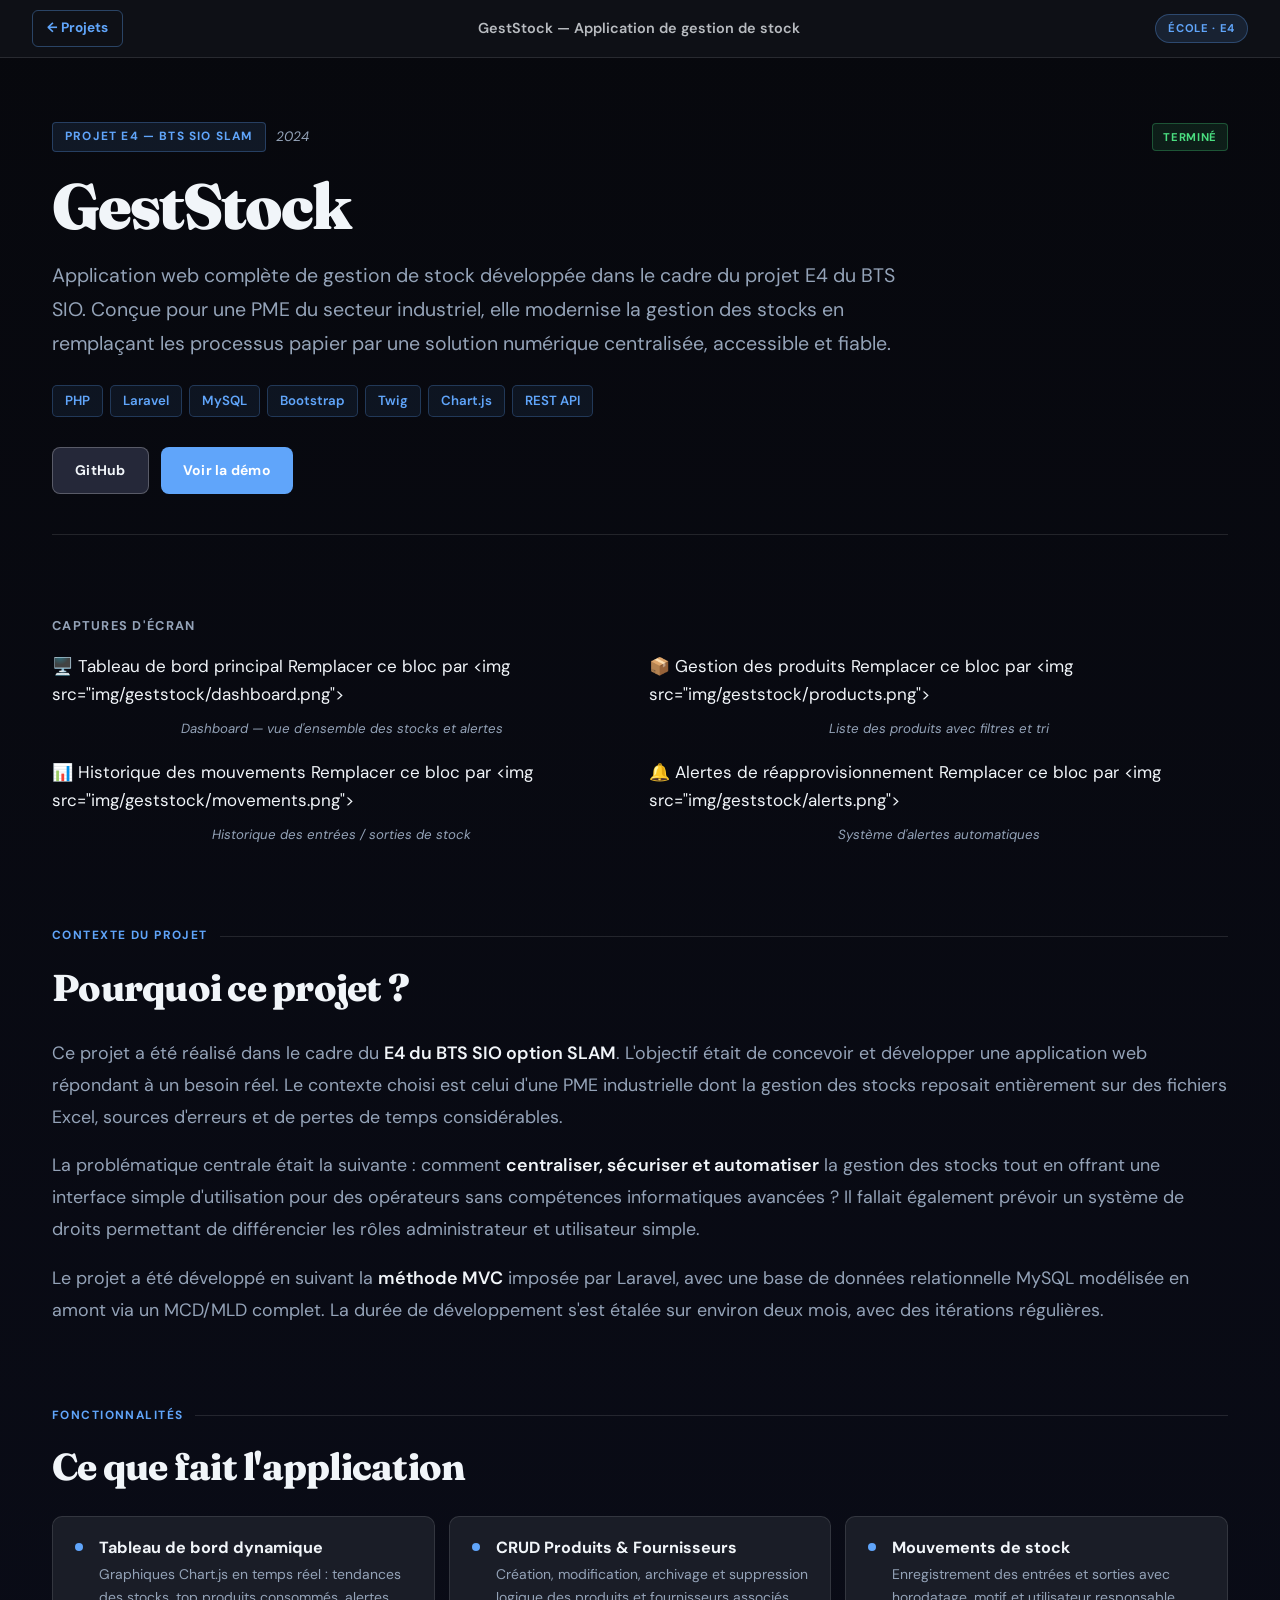
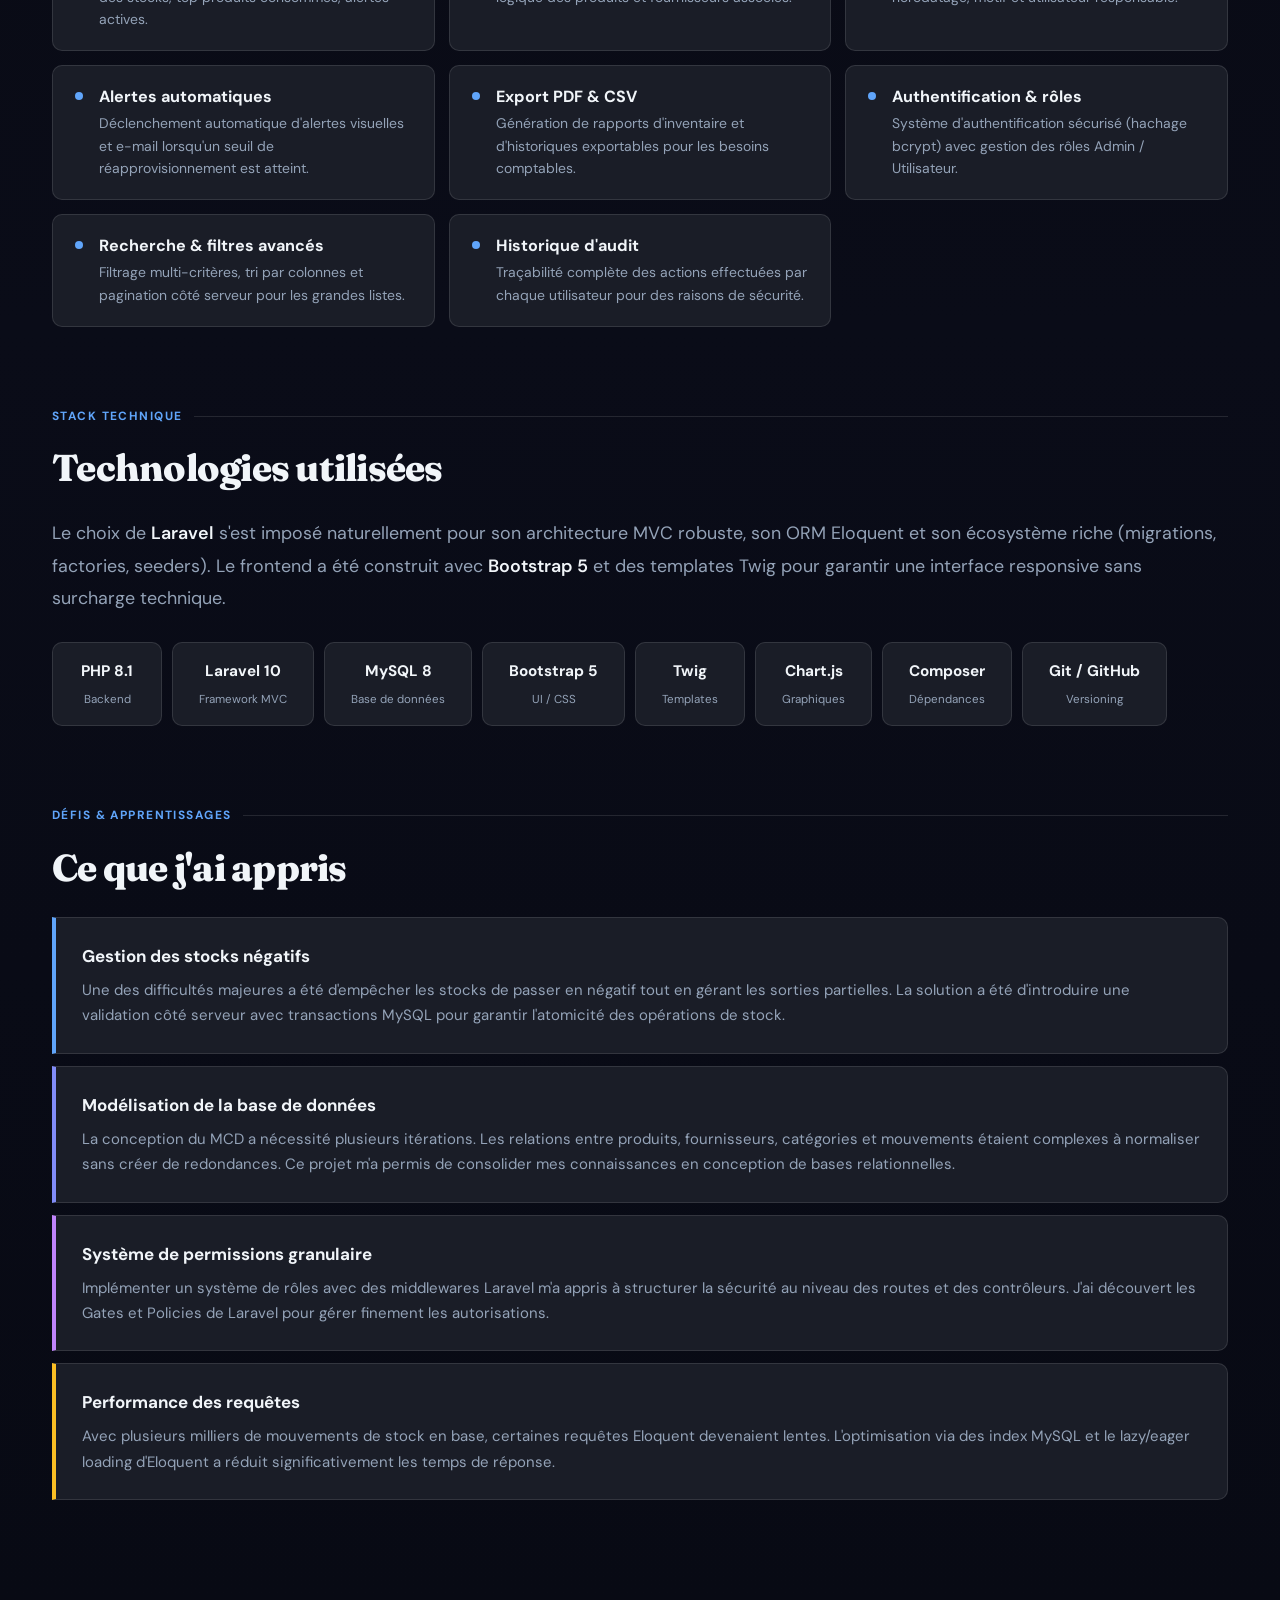
<file: project-geststock.html>
<!DOCTYPE html>
<html lang="fr" data-theme="dark">
<head>
  <meta charset="UTF-8">
  <meta name="viewport" content="width=device-width, initial-scale=1.0">
  <title>GestStock – Henni Wassil</title>
  <link rel="stylesheet" href="css/project-detail.css">
</head>
<body>

  <nav class="det-nav">
    <a href="projects.html" class="det-nav-back">← Projets</a>
    <span class="det-nav-title">GestStock — Application de gestion de stock</span>
    <span class="det-nav-badge det-nav-badge--school">École · E4</span>
  </nav>

  <main class="det-page">

    <!-- HERO -->
    <header class="det-hero">
      <div class="det-hero-meta">
        <span class="det-hero-type det-hero-type--school">Projet E4 — BTS SIO SLAM</span>
        <span class="det-hero-year">2024</span>
        <span class="det-hero-status det-hero-status--done">Terminé</span>
      </div>
      <h1 class="det-hero-title">GestStock</h1>
      <p class="det-hero-subtitle">
        Application web complète de gestion de stock développée dans le cadre du projet E4 du BTS SIO.
        Conçue pour une PME du secteur industriel, elle modernise la gestion des stocks en remplaçant
        les processus papier par une solution numérique centralisée, accessible et fiable.
      </p>
      <div class="det-hero-tags">
        <span>PHP</span><span>Laravel</span><span>MySQL</span><span>Bootstrap</span>
        <span>Twig</span><span>Chart.js</span><span>REST API</span>
      </div>
      <div class="det-hero-links">
        <a href="#" class="det-btn det-btn--gh">GitHub</a>
        <a href="#" class="det-btn det-btn--demo">Voir la démo</a>
      </div>
    </header>

    <!-- SCREENSHOTS -->
    <section class="det-screenshots">
      <p class="det-screenshots-title">Captures d'écran</p>
      <div class="screenshots-grid">

        <figure class="screenshot">
          <!-- SCREENSHOT 1 : remplacer le bloc .screenshot-ph par <img src="img/geststock/dashboard.png" alt="Dashboard"> -->
          <div class="screenshot-ph">
            <span class="screenshot-ph-icon">🖥️</span>
            <span class="screenshot-ph-label">Tableau de bord principal</span>
            <span class="screenshot-ph-hint">Remplacer ce bloc par &lt;img src="img/geststock/dashboard.png"&gt;</span>
          </div>
          <figcaption>Dashboard — vue d'ensemble des stocks et alertes</figcaption>
        </figure>

        <figure class="screenshot">
          <!-- SCREENSHOT 2 : remplacer le bloc .screenshot-ph par <img src="img/geststock/products.png" alt="Liste produits"> -->
          <div class="screenshot-ph">
            <span class="screenshot-ph-icon">📦</span>
            <span class="screenshot-ph-label">Gestion des produits</span>
            <span class="screenshot-ph-hint">Remplacer ce bloc par &lt;img src="img/geststock/products.png"&gt;</span>
          </div>
          <figcaption>Liste des produits avec filtres et tri</figcaption>
        </figure>

        <figure class="screenshot">
          <!-- SCREENSHOT 3 : remplacer le bloc .screenshot-ph par <img src="img/geststock/movements.png" alt="Mouvements"> -->
          <div class="screenshot-ph">
            <span class="screenshot-ph-icon">📊</span>
            <span class="screenshot-ph-label">Historique des mouvements</span>
            <span class="screenshot-ph-hint">Remplacer ce bloc par &lt;img src="img/geststock/movements.png"&gt;</span>
          </div>
          <figcaption>Historique des entrées / sorties de stock</figcaption>
        </figure>

        <figure class="screenshot">
          <!-- SCREENSHOT 4 : remplacer le bloc .screenshot-ph par <img src="img/geststock/alerts.png" alt="Alertes"> -->
          <div class="screenshot-ph">
            <span class="screenshot-ph-icon">🔔</span>
            <span class="screenshot-ph-label">Alertes de réapprovisionnement</span>
            <span class="screenshot-ph-hint">Remplacer ce bloc par &lt;img src="img/geststock/alerts.png"&gt;</span>
          </div>
          <figcaption>Système d'alertes automatiques</figcaption>
        </figure>

      </div>
    </section>

    <!-- CONTEXTE -->
    <section class="det-section">
      <span class="det-section-label">Contexte du projet</span>
      <h2 class="det-section-title">Pourquoi ce projet ?</h2>
      <div class="det-section-body">
        <p>
          Ce projet a été réalisé dans le cadre du <strong>E4 du BTS SIO option SLAM</strong>.
          L'objectif était de concevoir et développer une application web répondant à un besoin réel.
          Le contexte choisi est celui d'une PME industrielle dont la gestion des stocks reposait
          entièrement sur des fichiers Excel, sources d'erreurs et de pertes de temps considérables.
        </p>
        <p>
          La problématique centrale était la suivante : comment <strong>centraliser, sécuriser et
          automatiser</strong> la gestion des stocks tout en offrant une interface simple d'utilisation
          pour des opérateurs sans compétences informatiques avancées ? Il fallait également prévoir
          un système de droits permettant de différencier les rôles administrateur et utilisateur simple.
        </p>
        <p>
          Le projet a été développé en suivant la <strong>méthode MVC</strong> imposée par Laravel,
          avec une base de données relationnelle MySQL modélisée en amont via un MCD/MLD complet.
          La durée de développement s'est étalée sur environ deux mois, avec des itérations régulières.
        </p>
      </div>
    </section>

    <!-- FONCTIONNALITÉS -->
    <section class="det-section">
      <span class="det-section-label">Fonctionnalités</span>
      <h2 class="det-section-title">Ce que fait l'application</h2>
      <div class="det-features">
        <div class="det-feature">
          <div class="det-feature-dot"></div>
          <div class="det-feature-body">
            <div class="det-feature-name">Tableau de bord dynamique</div>
            <div class="det-feature-desc">Graphiques Chart.js en temps réel : tendances des stocks, top produits consommés, alertes actives.</div>
          </div>
        </div>
        <div class="det-feature">
          <div class="det-feature-dot"></div>
          <div class="det-feature-body">
            <div class="det-feature-name">CRUD Produits &amp; Fournisseurs</div>
            <div class="det-feature-desc">Création, modification, archivage et suppression logique des produits et fournisseurs associés.</div>
          </div>
        </div>
        <div class="det-feature">
          <div class="det-feature-dot"></div>
          <div class="det-feature-body">
            <div class="det-feature-name">Mouvements de stock</div>
            <div class="det-feature-desc">Enregistrement des entrées et sorties avec horodatage, motif et utilisateur responsable.</div>
          </div>
        </div>
        <div class="det-feature">
          <div class="det-feature-dot"></div>
          <div class="det-feature-body">
            <div class="det-feature-name">Alertes automatiques</div>
            <div class="det-feature-desc">Déclenchement automatique d'alertes visuelles et e-mail lorsqu'un seuil de réapprovisionnement est atteint.</div>
          </div>
        </div>
        <div class="det-feature">
          <div class="det-feature-dot"></div>
          <div class="det-feature-body">
            <div class="det-feature-name">Export PDF &amp; CSV</div>
            <div class="det-feature-desc">Génération de rapports d'inventaire et d'historiques exportables pour les besoins comptables.</div>
          </div>
        </div>
        <div class="det-feature">
          <div class="det-feature-dot"></div>
          <div class="det-feature-body">
            <div class="det-feature-name">Authentification &amp; rôles</div>
            <div class="det-feature-desc">Système d'authentification sécurisé (hachage bcrypt) avec gestion des rôles Admin / Utilisateur.</div>
          </div>
        </div>
        <div class="det-feature">
          <div class="det-feature-dot"></div>
          <div class="det-feature-body">
            <div class="det-feature-name">Recherche &amp; filtres avancés</div>
            <div class="det-feature-desc">Filtrage multi-critères, tri par colonnes et pagination côté serveur pour les grandes listes.</div>
          </div>
        </div>
        <div class="det-feature">
          <div class="det-feature-dot"></div>
          <div class="det-feature-body">
            <div class="det-feature-name">Historique d'audit</div>
            <div class="det-feature-desc">Traçabilité complète des actions effectuées par chaque utilisateur pour des raisons de sécurité.</div>
          </div>
        </div>
      </div>
    </section>

    <!-- STACK -->
    <section class="det-section">
      <span class="det-section-label">Stack technique</span>
      <h2 class="det-section-title">Technologies utilisées</h2>
      <div class="det-section-body">
        <p>
          Le choix de <strong>Laravel</strong> s'est imposé naturellement pour son architecture MVC robuste,
          son ORM Eloquent et son écosystème riche (migrations, factories, seeders). Le frontend a été
          construit avec <strong>Bootstrap 5</strong> et des templates Twig pour garantir une interface
          responsive sans surcharge technique.
        </p>
      </div>
      <div class="det-stack">
        <div class="det-stack-item"><span class="det-stack-item-name">PHP 8.1</span><span class="det-stack-item-role">Backend</span></div>
        <div class="det-stack-item"><span class="det-stack-item-name">Laravel 10</span><span class="det-stack-item-role">Framework MVC</span></div>
        <div class="det-stack-item"><span class="det-stack-item-name">MySQL 8</span><span class="det-stack-item-role">Base de données</span></div>
        <div class="det-stack-item"><span class="det-stack-item-name">Bootstrap 5</span><span class="det-stack-item-role">UI / CSS</span></div>
        <div class="det-stack-item"><span class="det-stack-item-name">Twig</span><span class="det-stack-item-role">Templates</span></div>
        <div class="det-stack-item"><span class="det-stack-item-name">Chart.js</span><span class="det-stack-item-role">Graphiques</span></div>
        <div class="det-stack-item"><span class="det-stack-item-name">Composer</span><span class="det-stack-item-role">Dépendances</span></div>
        <div class="det-stack-item"><span class="det-stack-item-name">Git / GitHub</span><span class="det-stack-item-role">Versioning</span></div>
      </div>
    </section>

    <!-- DÉFIS -->
    <section class="det-section">
      <span class="det-section-label">Défis &amp; apprentissages</span>
      <h2 class="det-section-title">Ce que j'ai appris</h2>
      <div class="det-challenges">
        <div class="det-challenge">
          <div class="det-challenge-title">Gestion des stocks négatifs</div>
          <div class="det-challenge-desc">
            Une des difficultés majeures a été d'empêcher les stocks de passer en négatif tout en gérant les
            sorties partielles. La solution a été d'introduire une validation côté serveur avec transactions
            MySQL pour garantir l'atomicité des opérations de stock.
          </div>
        </div>
        <div class="det-challenge det-challenge--blue">
          <div class="det-challenge-title">Modélisation de la base de données</div>
          <div class="det-challenge-desc">
            La conception du MCD a nécessité plusieurs itérations. Les relations entre produits, fournisseurs,
            catégories et mouvements étaient complexes à normaliser sans créer de redondances.
            Ce projet m'a permis de consolider mes connaissances en conception de bases relationnelles.
          </div>
        </div>
        <div class="det-challenge det-challenge--purple">
          <div class="det-challenge-title">Système de permissions granulaire</div>
          <div class="det-challenge-desc">
            Implémenter un système de rôles avec des middlewares Laravel m'a appris à structurer la sécurité
            au niveau des routes et des contrôleurs. J'ai découvert les Gates et Policies de Laravel pour
            gérer finement les autorisations.
          </div>
        </div>
        <div class="det-challenge det-challenge--yellow">
          <div class="det-challenge-title">Performance des requêtes</div>
          <div class="det-challenge-desc">
            Avec plusieurs milliers de mouvements de stock en base, certaines requêtes Eloquent devenaient
            lentes. L'optimisation via des index MySQL et le lazy/eager loading d'Eloquent a réduit
            significativement les temps de réponse.
          </div>
        </div>
      </div>
    </section>

  </main>

  <script>
    const t = localStorage.getItem('theme') || 'dark';
    const p = localStorage.getItem('palette') || 'cyber';
    document.documentElement.dataset.theme   = t;
    document.documentElement.dataset.palette = p;
  </script>
</body>
</html>
</file>
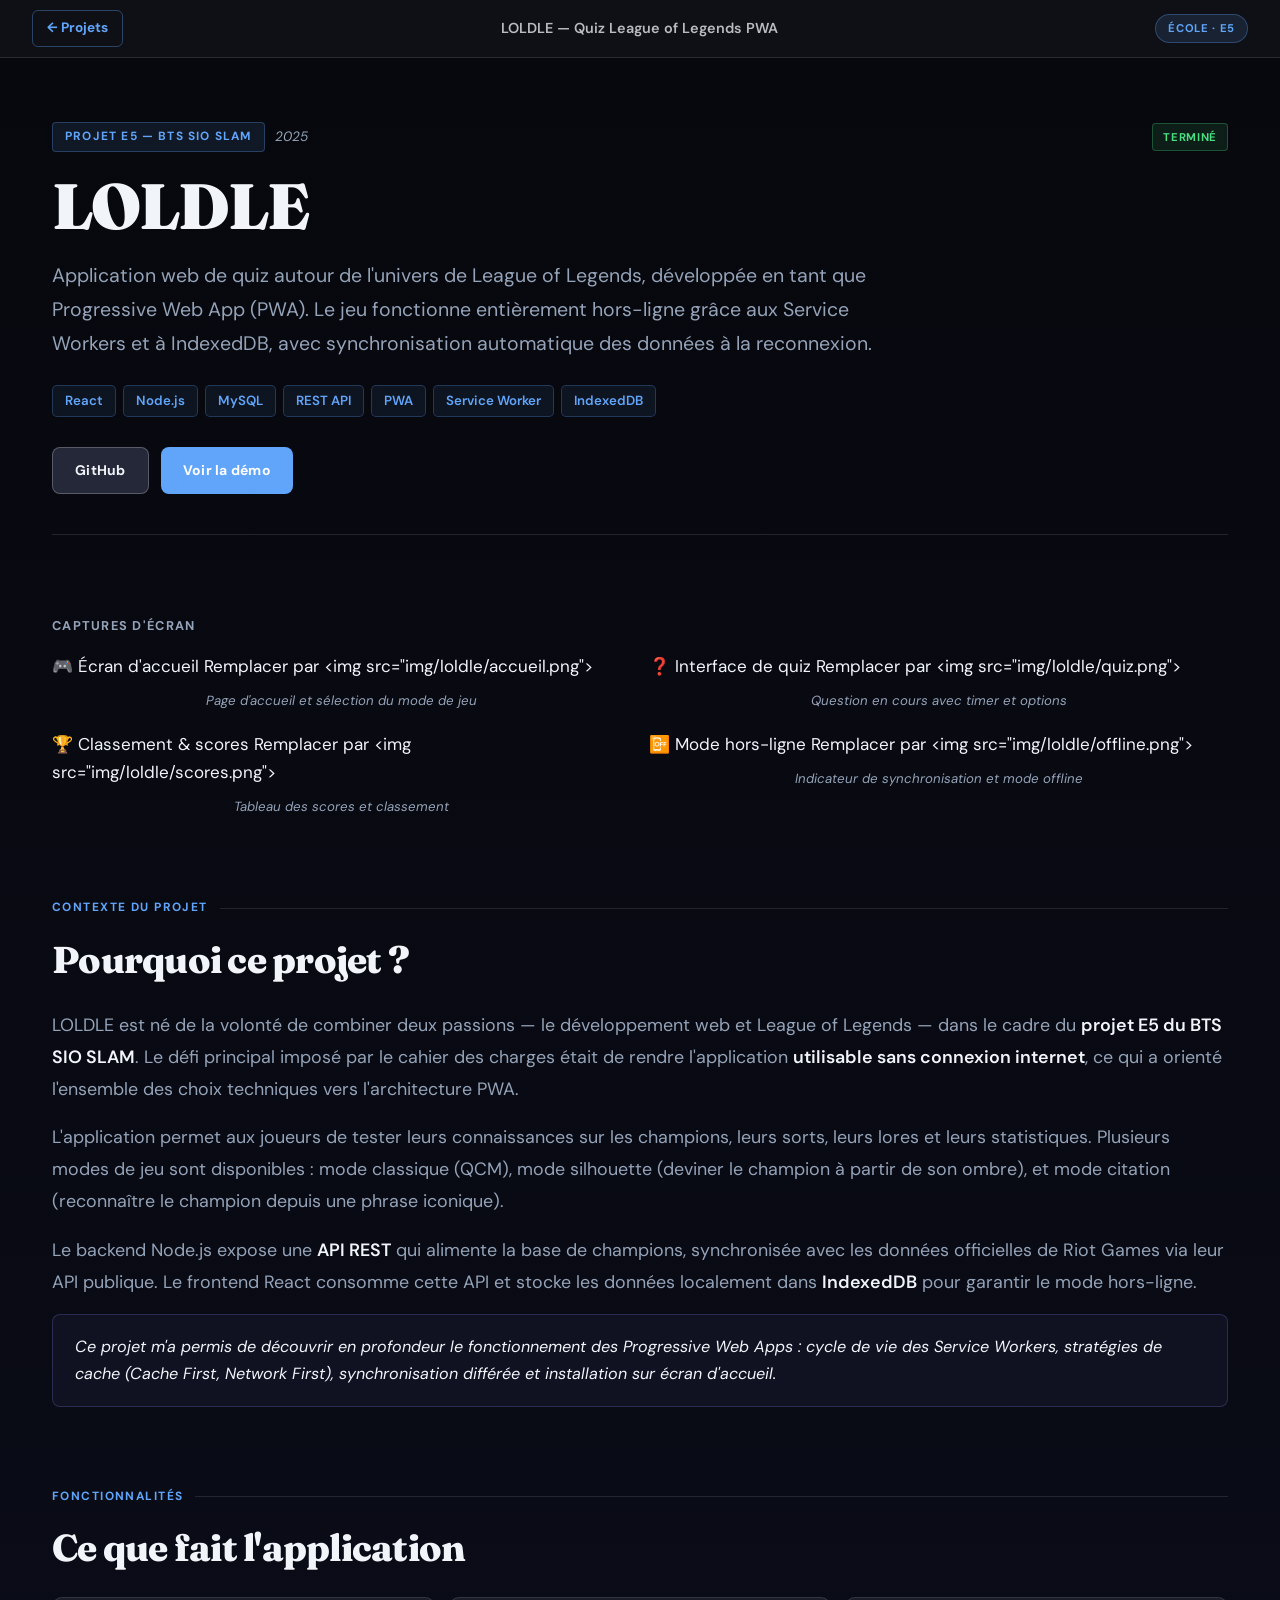
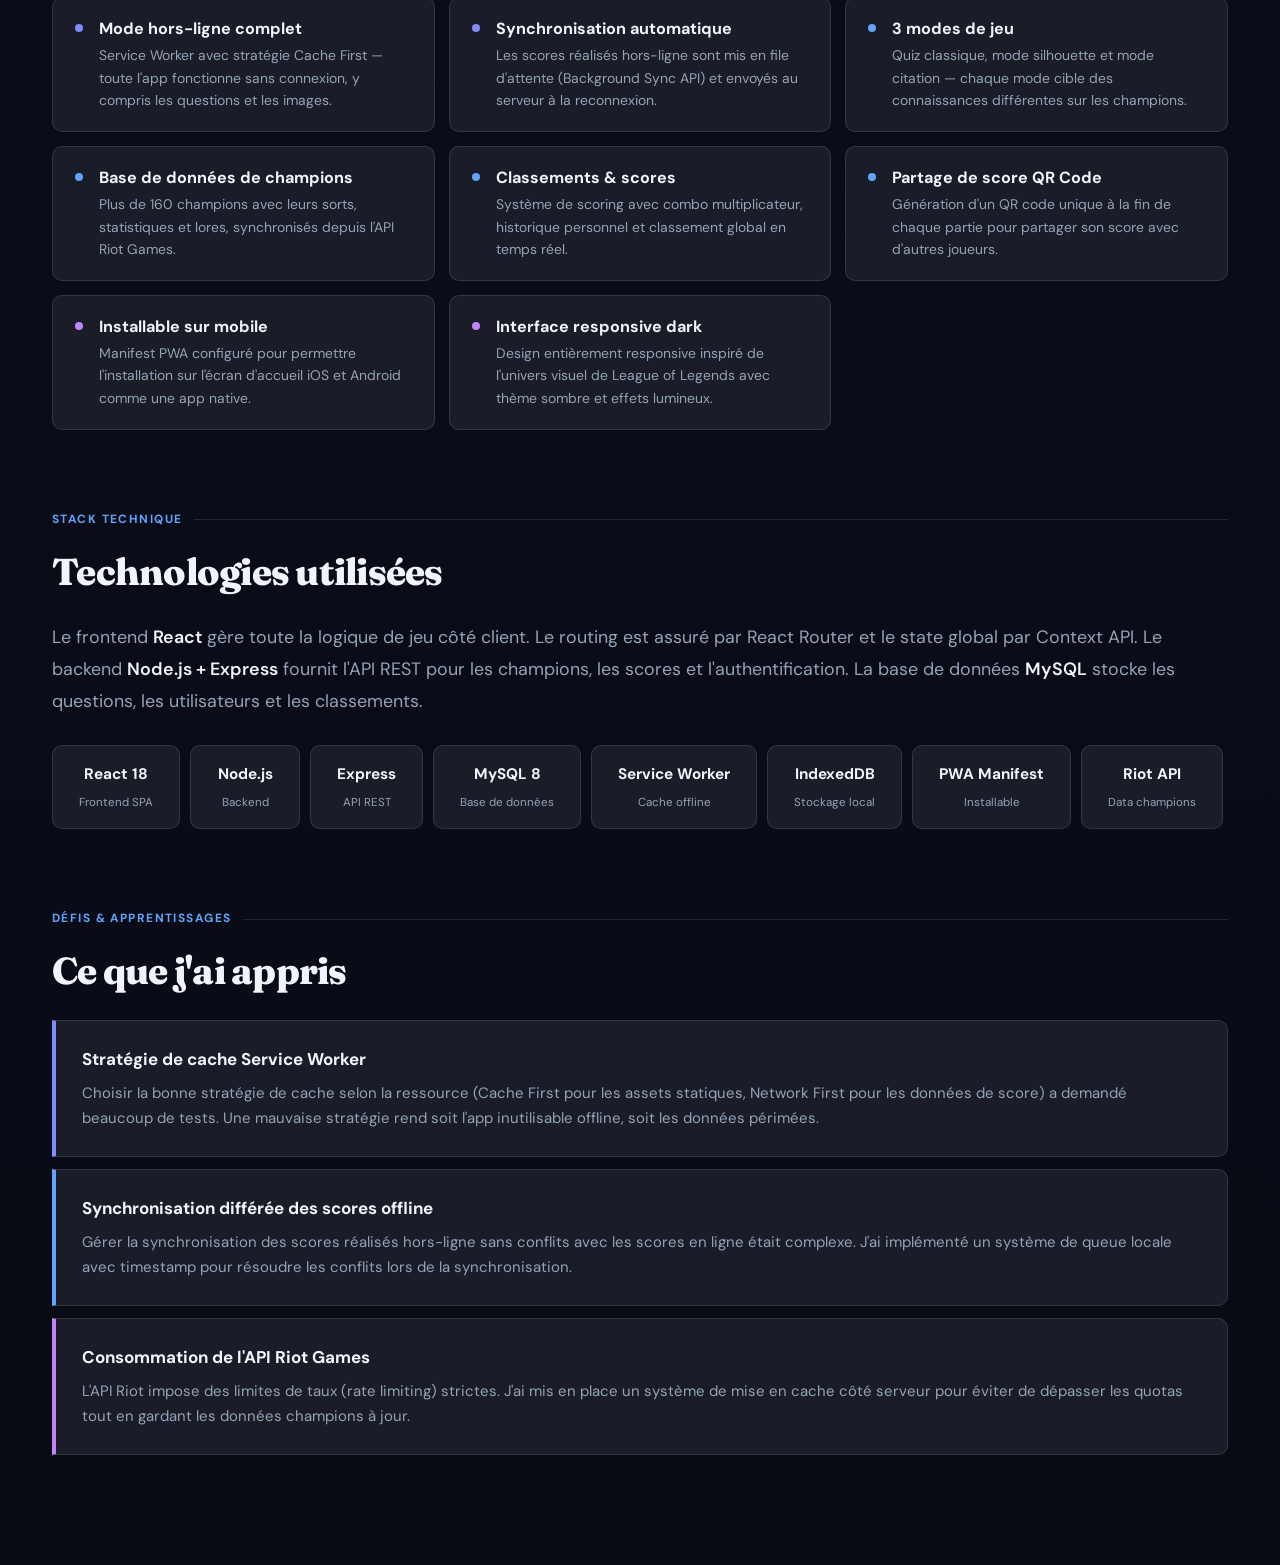
<file: project-loldle.html>
<!DOCTYPE html>
<html lang="fr" data-theme="dark">
<head>
  <meta charset="UTF-8">
  <meta name="viewport" content="width=device-width, initial-scale=1.0">
  <title>LOLDLE – Henni Wassil</title>
  <link rel="stylesheet" href="css/project-detail.css">
</head>
<body>

  <nav class="det-nav">
    <a href="projects.html" class="det-nav-back">← Projets</a>
    <span class="det-nav-title">LOLDLE — Quiz League of Legends PWA</span>
    <span class="det-nav-badge det-nav-badge--school">École · E5</span>
  </nav>

  <main class="det-page">

    <!-- HERO -->
    <header class="det-hero">
      <div class="det-hero-meta">
        <span class="det-hero-type det-hero-type--school">Projet E5 — BTS SIO SLAM</span>
        <span class="det-hero-year">2025</span>
        <span class="det-hero-status det-hero-status--done">Terminé</span>
      </div>
      <h1 class="det-hero-title">LOLDLE</h1>
      <p class="det-hero-subtitle">
        Application web de quiz autour de l'univers de League of Legends, développée en tant que
        Progressive Web App (PWA). Le jeu fonctionne entièrement hors-ligne grâce aux Service Workers
        et à IndexedDB, avec synchronisation automatique des données à la reconnexion.
      </p>
      <div class="det-hero-tags">
        <span>React</span><span>Node.js</span><span>MySQL</span><span>REST API</span>
        <span>PWA</span><span>Service Worker</span><span>IndexedDB</span>
      </div>
      <div class="det-hero-links">
        <a href="#" class="det-btn det-btn--gh">GitHub</a>
        <a href="#" class="det-btn det-btn--demo">Voir la démo</a>
      </div>
    </header>

    <!-- SCREENSHOTS -->
    <section class="det-screenshots">
      <p class="det-screenshots-title">Captures d'écran</p>
      <div class="screenshots-grid">

        <figure class="screenshot">
          <!-- SCREENSHOT 1 : remplacer par <img src="img/loldle/accueil.png" alt="Accueil"> -->
          <div class="screenshot-ph">
            <span class="screenshot-ph-icon">🎮</span>
            <span class="screenshot-ph-label">Écran d'accueil</span>
            <span class="screenshot-ph-hint">Remplacer par &lt;img src="img/loldle/accueil.png"&gt;</span>
          </div>
          <figcaption>Page d'accueil et sélection du mode de jeu</figcaption>
        </figure>

        <figure class="screenshot">
          <!-- SCREENSHOT 2 : remplacer par <img src="img/loldle/quiz.png" alt="Quiz"> -->
          <div class="screenshot-ph">
            <span class="screenshot-ph-icon">❓</span>
            <span class="screenshot-ph-label">Interface de quiz</span>
            <span class="screenshot-ph-hint">Remplacer par &lt;img src="img/loldle/quiz.png"&gt;</span>
          </div>
          <figcaption>Question en cours avec timer et options</figcaption>
        </figure>

        <figure class="screenshot">
          <!-- SCREENSHOT 3 : remplacer par <img src="img/loldle/scores.png" alt="Classement"> -->
          <div class="screenshot-ph">
            <span class="screenshot-ph-icon">🏆</span>
            <span class="screenshot-ph-label">Classement &amp; scores</span>
            <span class="screenshot-ph-hint">Remplacer par &lt;img src="img/loldle/scores.png"&gt;</span>
          </div>
          <figcaption>Tableau des scores et classement</figcaption>
        </figure>

        <figure class="screenshot">
          <!-- SCREENSHOT 4 : remplacer par <img src="img/loldle/offline.png" alt="Mode offline"> -->
          <div class="screenshot-ph">
            <span class="screenshot-ph-icon">📴</span>
            <span class="screenshot-ph-label">Mode hors-ligne</span>
            <span class="screenshot-ph-hint">Remplacer par &lt;img src="img/loldle/offline.png"&gt;</span>
          </div>
          <figcaption>Indicateur de synchronisation et mode offline</figcaption>
        </figure>

      </div>
    </section>

    <!-- CONTEXTE -->
    <section class="det-section">
      <span class="det-section-label">Contexte du projet</span>
      <h2 class="det-section-title">Pourquoi ce projet ?</h2>
      <div class="det-section-body">
        <p>
          LOLDLE est né de la volonté de combiner deux passions — le développement web et League of Legends —
          dans le cadre du <strong>projet E5 du BTS SIO SLAM</strong>. Le défi principal imposé par
          le cahier des charges était de rendre l'application <strong>utilisable sans connexion internet</strong>,
          ce qui a orienté l'ensemble des choix techniques vers l'architecture PWA.
        </p>
        <p>
          L'application permet aux joueurs de tester leurs connaissances sur les champions, leurs sorts,
          leurs lores et leurs statistiques. Plusieurs modes de jeu sont disponibles : mode classique
          (QCM), mode silhouette (deviner le champion à partir de son ombre), et mode citation
          (reconnaître le champion depuis une phrase iconique).
        </p>
        <p>
          Le backend Node.js expose une <strong>API REST</strong> qui alimente la base de champions,
          synchronisée avec les données officielles de Riot Games via leur API publique. Le frontend
          React consomme cette API et stocke les données localement dans <strong>IndexedDB</strong>
          pour garantir le mode hors-ligne.
        </p>
        <div class="det-highlight det-highlight--blue">
          Ce projet m'a permis de découvrir en profondeur le fonctionnement des Progressive Web Apps :
          cycle de vie des Service Workers, stratégies de cache (Cache First, Network First),
          synchronisation différée et installation sur écran d'accueil.
        </div>
      </div>
    </section>

    <!-- FONCTIONNALITÉS -->
    <section class="det-section">
      <span class="det-section-label">Fonctionnalités</span>
      <h2 class="det-section-title">Ce que fait l'application</h2>
      <div class="det-features">
        <div class="det-feature det-feature--blue">
          <div class="det-feature-dot"></div>
          <div class="det-feature-body">
            <div class="det-feature-name">Mode hors-ligne complet</div>
            <div class="det-feature-desc">Service Worker avec stratégie Cache First — toute l'app fonctionne sans connexion, y compris les questions et les images.</div>
          </div>
        </div>
        <div class="det-feature det-feature--blue">
          <div class="det-feature-dot"></div>
          <div class="det-feature-body">
            <div class="det-feature-name">Synchronisation automatique</div>
            <div class="det-feature-desc">Les scores réalisés hors-ligne sont mis en file d'attente (Background Sync API) et envoyés au serveur à la reconnexion.</div>
          </div>
        </div>
        <div class="det-feature">
          <div class="det-feature-dot"></div>
          <div class="det-feature-body">
            <div class="det-feature-name">3 modes de jeu</div>
            <div class="det-feature-desc">Quiz classique, mode silhouette et mode citation — chaque mode cible des connaissances différentes sur les champions.</div>
          </div>
        </div>
        <div class="det-feature">
          <div class="det-feature-dot"></div>
          <div class="det-feature-body">
            <div class="det-feature-name">Base de données de champions</div>
            <div class="det-feature-desc">Plus de 160 champions avec leurs sorts, statistiques et lores, synchronisés depuis l'API Riot Games.</div>
          </div>
        </div>
        <div class="det-feature">
          <div class="det-feature-dot"></div>
          <div class="det-feature-body">
            <div class="det-feature-name">Classements &amp; scores</div>
            <div class="det-feature-desc">Système de scoring avec combo multiplicateur, historique personnel et classement global en temps réel.</div>
          </div>
        </div>
        <div class="det-feature">
          <div class="det-feature-dot"></div>
          <div class="det-feature-body">
            <div class="det-feature-name">Partage de score QR Code</div>
            <div class="det-feature-desc">Génération d'un QR code unique à la fin de chaque partie pour partager son score avec d'autres joueurs.</div>
          </div>
        </div>
        <div class="det-feature det-feature--purple">
          <div class="det-feature-dot"></div>
          <div class="det-feature-body">
            <div class="det-feature-name">Installable sur mobile</div>
            <div class="det-feature-desc">Manifest PWA configuré pour permettre l'installation sur l'écran d'accueil iOS et Android comme une app native.</div>
          </div>
        </div>
        <div class="det-feature det-feature--purple">
          <div class="det-feature-dot"></div>
          <div class="det-feature-body">
            <div class="det-feature-name">Interface responsive dark</div>
            <div class="det-feature-desc">Design entièrement responsive inspiré de l'univers visuel de League of Legends avec thème sombre et effets lumineux.</div>
          </div>
        </div>
      </div>
    </section>

    <!-- STACK -->
    <section class="det-section">
      <span class="det-section-label">Stack technique</span>
      <h2 class="det-section-title">Technologies utilisées</h2>
      <div class="det-section-body">
        <p>
          Le frontend <strong>React</strong> gère toute la logique de jeu côté client. Le routing est
          assuré par React Router et le state global par Context API. Le backend <strong>Node.js + Express</strong>
          fournit l'API REST pour les champions, les scores et l'authentification. La base de données
          <strong>MySQL</strong> stocke les questions, les utilisateurs et les classements.
        </p>
      </div>
      <div class="det-stack">
        <div class="det-stack-item"><span class="det-stack-item-name">React 18</span><span class="det-stack-item-role">Frontend SPA</span></div>
        <div class="det-stack-item"><span class="det-stack-item-name">Node.js</span><span class="det-stack-item-role">Backend</span></div>
        <div class="det-stack-item"><span class="det-stack-item-name">Express</span><span class="det-stack-item-role">API REST</span></div>
        <div class="det-stack-item"><span class="det-stack-item-name">MySQL 8</span><span class="det-stack-item-role">Base de données</span></div>
        <div class="det-stack-item"><span class="det-stack-item-name">Service Worker</span><span class="det-stack-item-role">Cache offline</span></div>
        <div class="det-stack-item"><span class="det-stack-item-name">IndexedDB</span><span class="det-stack-item-role">Stockage local</span></div>
        <div class="det-stack-item"><span class="det-stack-item-name">PWA Manifest</span><span class="det-stack-item-role">Installable</span></div>
        <div class="det-stack-item"><span class="det-stack-item-name">Riot API</span><span class="det-stack-item-role">Data champions</span></div>
      </div>
    </section>

    <!-- DÉFIS -->
    <section class="det-section">
      <span class="det-section-label">Défis &amp; apprentissages</span>
      <h2 class="det-section-title">Ce que j'ai appris</h2>
      <div class="det-challenges">
        <div class="det-challenge det-challenge--blue">
          <div class="det-challenge-title">Stratégie de cache Service Worker</div>
          <div class="det-challenge-desc">
            Choisir la bonne stratégie de cache selon la ressource (Cache First pour les assets statiques,
            Network First pour les données de score) a demandé beaucoup de tests. Une mauvaise stratégie
            rend soit l'app inutilisable offline, soit les données périmées.
          </div>
        </div>
        <div class="det-challenge">
          <div class="det-challenge-title">Synchronisation différée des scores offline</div>
          <div class="det-challenge-desc">
            Gérer la synchronisation des scores réalisés hors-ligne sans conflits avec les scores en ligne
            était complexe. J'ai implémenté un système de queue locale avec timestamp pour résoudre
            les conflits lors de la synchronisation.
          </div>
        </div>
        <div class="det-challenge det-challenge--purple">
          <div class="det-challenge-title">Consommation de l'API Riot Games</div>
          <div class="det-challenge-desc">
            L'API Riot impose des limites de taux (rate limiting) strictes. J'ai mis en place un système
            de mise en cache côté serveur pour éviter de dépasser les quotas tout en gardant
            les données champions à jour.
          </div>
        </div>
      </div>
    </section>

  </main>

  <script>
    const t = localStorage.getItem('theme') || 'dark';
    const p = localStorage.getItem('palette') || 'cyber';
    document.documentElement.dataset.theme   = t;
    document.documentElement.dataset.palette = p;
  </script>
</body>
</html>
</file>
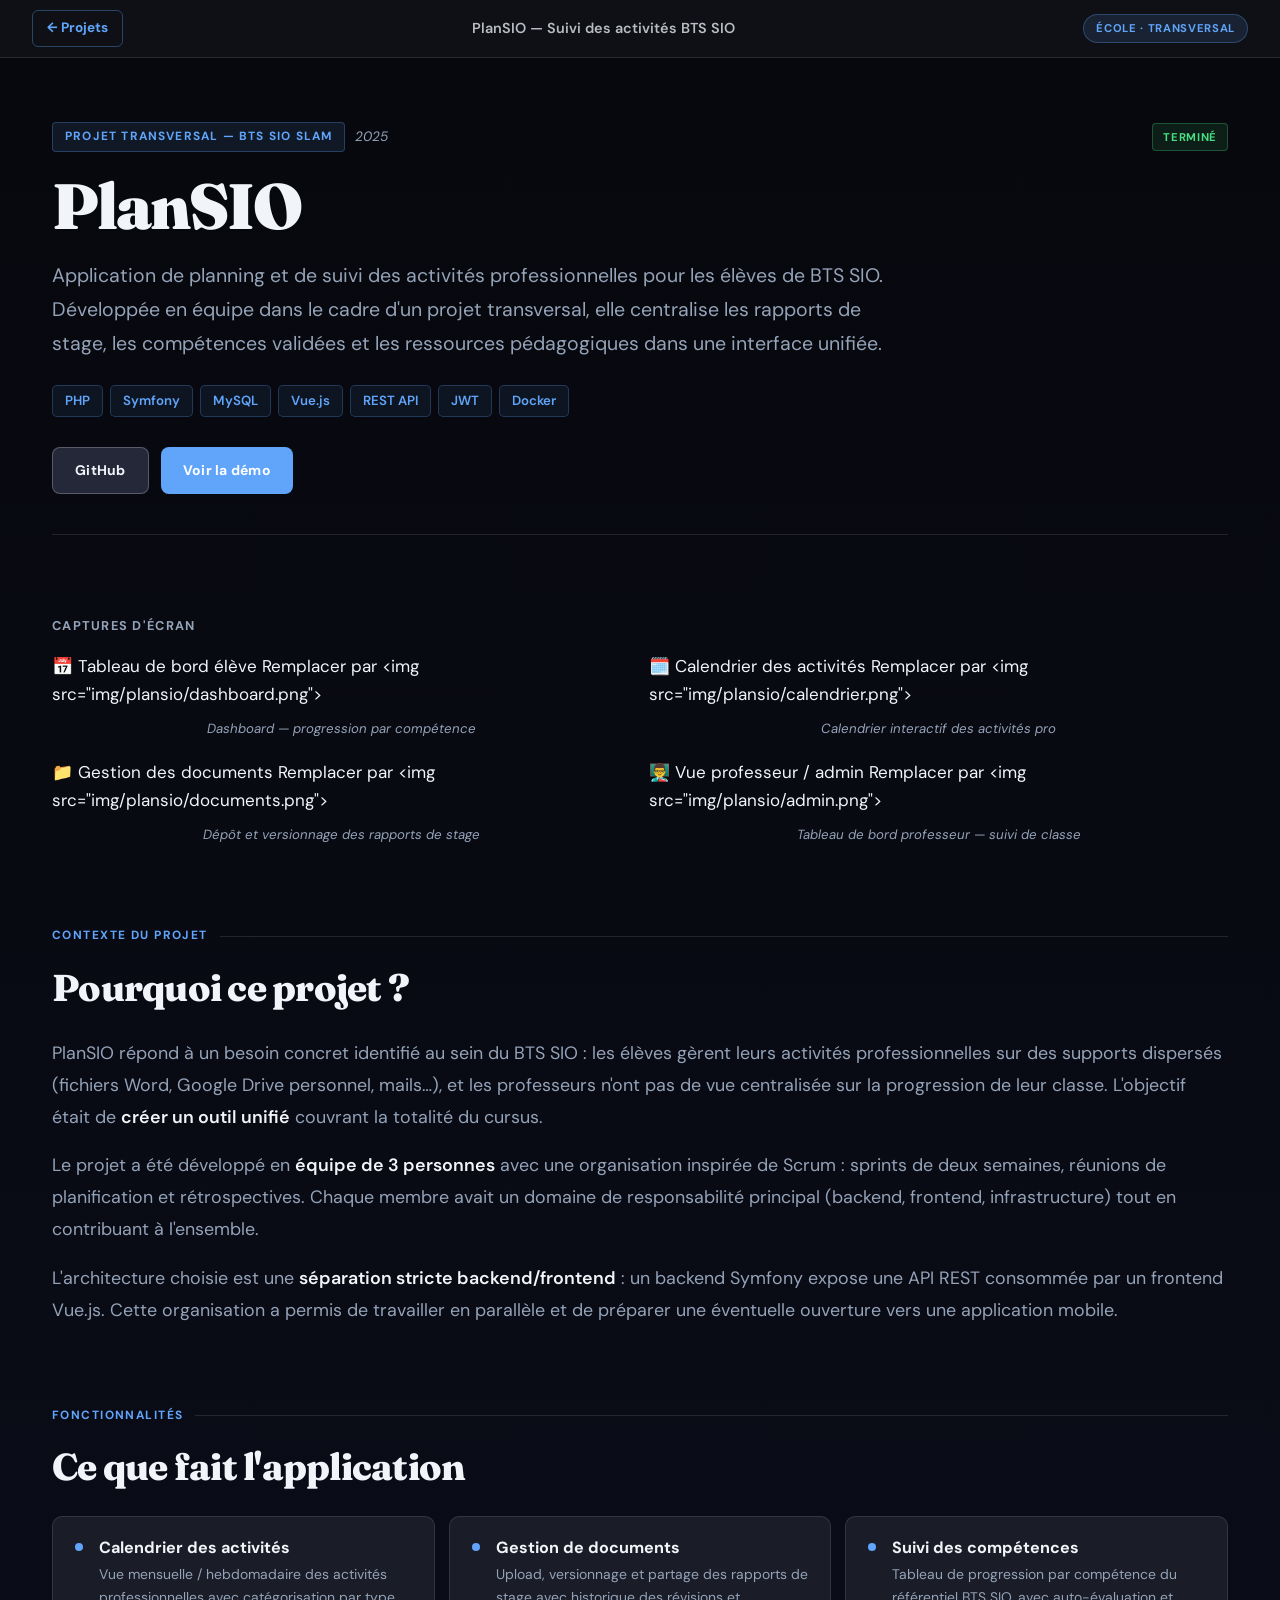
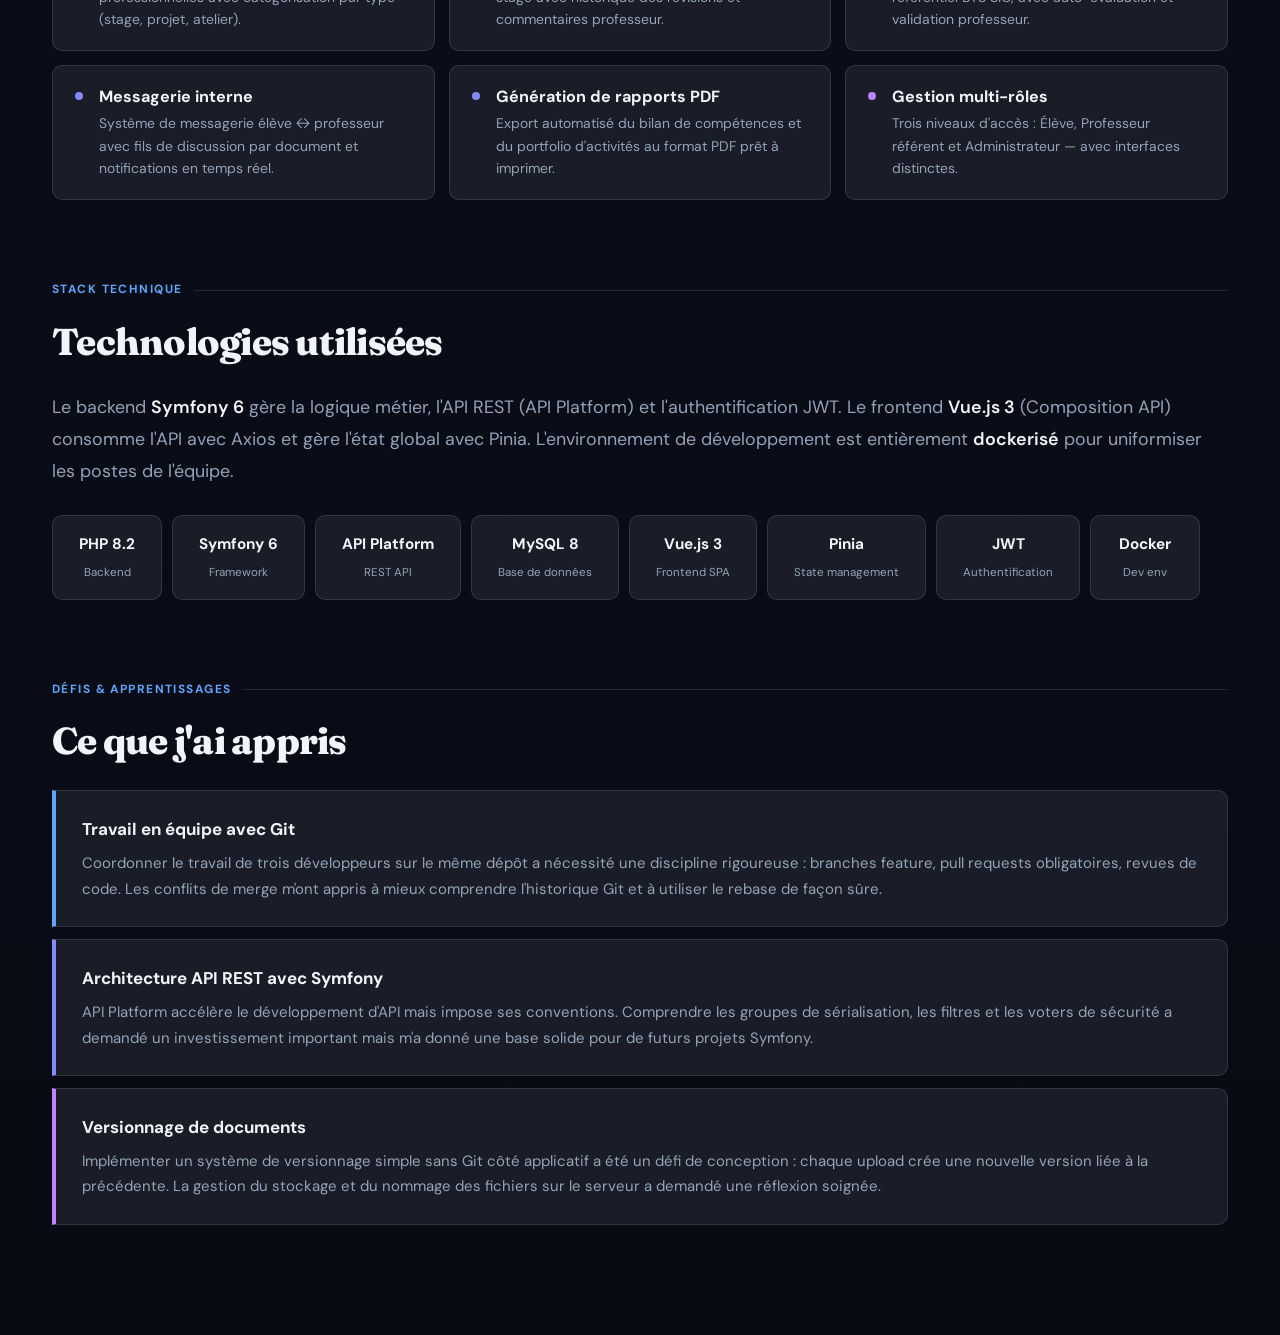
<file: project-plansio.html>
<!DOCTYPE html>
<html lang="fr" data-theme="dark">
<head>
  <meta charset="UTF-8">
  <meta name="viewport" content="width=device-width, initial-scale=1.0">
  <title>PlanSIO – Henni Wassil</title>
  <link rel="stylesheet" href="css/project-detail.css">
</head>
<body>

  <nav class="det-nav">
    <a href="projects.html" class="det-nav-back">← Projets</a>
    <span class="det-nav-title">PlanSIO — Suivi des activités BTS SIO</span>
    <span class="det-nav-badge det-nav-badge--school">École · Transversal</span>
  </nav>

  <main class="det-page">

    <!-- HERO -->
    <header class="det-hero">
      <div class="det-hero-meta">
        <span class="det-hero-type det-hero-type--school">Projet Transversal — BTS SIO SLAM</span>
        <span class="det-hero-year">2025</span>
        <span class="det-hero-status det-hero-status--done">Terminé</span>
      </div>
      <h1 class="det-hero-title">PlanSIO</h1>
      <p class="det-hero-subtitle">
        Application de planning et de suivi des activités professionnelles pour les élèves de BTS SIO.
        Développée en équipe dans le cadre d'un projet transversal, elle centralise les rapports de stage,
        les compétences validées et les ressources pédagogiques dans une interface unifiée.
      </p>
      <div class="det-hero-tags">
        <span>PHP</span><span>Symfony</span><span>MySQL</span><span>Vue.js</span>
        <span>REST API</span><span>JWT</span><span>Docker</span>
      </div>
      <div class="det-hero-links">
        <a href="#" class="det-btn det-btn--gh">GitHub</a>
        <a href="#" class="det-btn det-btn--demo">Voir la démo</a>
      </div>
    </header>

    <!-- SCREENSHOTS -->
    <section class="det-screenshots">
      <p class="det-screenshots-title">Captures d'écran</p>
      <div class="screenshots-grid">

        <figure class="screenshot">
          <!-- SCREENSHOT 1 : remplacer par <img src="img/plansio/dashboard.png" alt="Dashboard"> -->
          <div class="screenshot-ph">
            <span class="screenshot-ph-icon">📅</span>
            <span class="screenshot-ph-label">Tableau de bord élève</span>
            <span class="screenshot-ph-hint">Remplacer par &lt;img src="img/plansio/dashboard.png"&gt;</span>
          </div>
          <figcaption>Dashboard — progression par compétence</figcaption>
        </figure>

        <figure class="screenshot">
          <!-- SCREENSHOT 2 : remplacer par <img src="img/plansio/calendrier.png" alt="Calendrier"> -->
          <div class="screenshot-ph">
            <span class="screenshot-ph-icon">🗓️</span>
            <span class="screenshot-ph-label">Calendrier des activités</span>
            <span class="screenshot-ph-hint">Remplacer par &lt;img src="img/plansio/calendrier.png"&gt;</span>
          </div>
          <figcaption>Calendrier interactif des activités pro</figcaption>
        </figure>

        <figure class="screenshot">
          <!-- SCREENSHOT 3 : remplacer par <img src="img/plansio/documents.png" alt="Documents"> -->
          <div class="screenshot-ph">
            <span class="screenshot-ph-icon">📁</span>
            <span class="screenshot-ph-label">Gestion des documents</span>
            <span class="screenshot-ph-hint">Remplacer par &lt;img src="img/plansio/documents.png"&gt;</span>
          </div>
          <figcaption>Dépôt et versionnage des rapports de stage</figcaption>
        </figure>

        <figure class="screenshot">
          <!-- SCREENSHOT 4 : remplacer par <img src="img/plansio/admin.png" alt="Vue admin"> -->
          <div class="screenshot-ph">
            <span class="screenshot-ph-icon">👨‍🏫</span>
            <span class="screenshot-ph-label">Vue professeur / admin</span>
            <span class="screenshot-ph-hint">Remplacer par &lt;img src="img/plansio/admin.png"&gt;</span>
          </div>
          <figcaption>Tableau de bord professeur — suivi de classe</figcaption>
        </figure>

      </div>
    </section>

    <!-- CONTEXTE -->
    <section class="det-section">
      <span class="det-section-label">Contexte du projet</span>
      <h2 class="det-section-title">Pourquoi ce projet ?</h2>
      <div class="det-section-body">
        <p>
          PlanSIO répond à un besoin concret identifié au sein du BTS SIO : les élèves gèrent leurs
          activités professionnelles sur des supports dispersés (fichiers Word, Google Drive personnel,
          mails…), et les professeurs n'ont pas de vue centralisée sur la progression de leur classe.
          L'objectif était de <strong>créer un outil unifié</strong> couvrant la totalité du cursus.
        </p>
        <p>
          Le projet a été développé en <strong>équipe de 3 personnes</strong> avec une organisation
          inspirée de Scrum : sprints de deux semaines, réunions de planification et rétrospectives.
          Chaque membre avait un domaine de responsabilité principal (backend, frontend, infrastructure)
          tout en contribuant à l'ensemble.
        </p>
        <p>
          L'architecture choisie est une <strong>séparation stricte backend/frontend</strong> :
          un backend Symfony expose une API REST consommée par un frontend Vue.js. Cette organisation
          a permis de travailler en parallèle et de préparer une éventuelle ouverture vers une
          application mobile.
        </p>
      </div>
    </section>

    <!-- FONCTIONNALITÉS -->
    <section class="det-section">
      <span class="det-section-label">Fonctionnalités</span>
      <h2 class="det-section-title">Ce que fait l'application</h2>
      <div class="det-features">
        <div class="det-feature">
          <div class="det-feature-dot"></div>
          <div class="det-feature-body">
            <div class="det-feature-name">Calendrier des activités</div>
            <div class="det-feature-desc">Vue mensuelle / hebdomadaire des activités professionnelles avec catégorisation par type (stage, projet, atelier).</div>
          </div>
        </div>
        <div class="det-feature">
          <div class="det-feature-dot"></div>
          <div class="det-feature-body">
            <div class="det-feature-name">Gestion de documents</div>
            <div class="det-feature-desc">Upload, versionnage et partage des rapports de stage avec historique des révisions et commentaires professeur.</div>
          </div>
        </div>
        <div class="det-feature">
          <div class="det-feature-dot"></div>
          <div class="det-feature-body">
            <div class="det-feature-name">Suivi des compétences</div>
            <div class="det-feature-desc">Tableau de progression par compétence du référentiel BTS SIO, avec auto-évaluation et validation professeur.</div>
          </div>
        </div>
        <div class="det-feature det-feature--blue">
          <div class="det-feature-dot"></div>
          <div class="det-feature-body">
            <div class="det-feature-name">Messagerie interne</div>
            <div class="det-feature-desc">Système de messagerie élève ↔ professeur avec fils de discussion par document et notifications en temps réel.</div>
          </div>
        </div>
        <div class="det-feature det-feature--blue">
          <div class="det-feature-dot"></div>
          <div class="det-feature-body">
            <div class="det-feature-name">Génération de rapports PDF</div>
            <div class="det-feature-desc">Export automatisé du bilan de compétences et du portfolio d'activités au format PDF prêt à imprimer.</div>
          </div>
        </div>
        <div class="det-feature det-feature--purple">
          <div class="det-feature-dot"></div>
          <div class="det-feature-body">
            <div class="det-feature-name">Gestion multi-rôles</div>
            <div class="det-feature-desc">Trois niveaux d'accès : Élève, Professeur référent et Administrateur — avec interfaces distinctes.</div>
          </div>
        </div>
      </div>
    </section>

    <!-- STACK -->
    <section class="det-section">
      <span class="det-section-label">Stack technique</span>
      <h2 class="det-section-title">Technologies utilisées</h2>
      <div class="det-section-body">
        <p>
          Le backend <strong>Symfony 6</strong> gère la logique métier, l'API REST (API Platform)
          et l'authentification JWT. Le frontend <strong>Vue.js 3</strong> (Composition API) consomme
          l'API avec Axios et gère l'état global avec Pinia. L'environnement de développement est
          entièrement <strong>dockerisé</strong> pour uniformiser les postes de l'équipe.
        </p>
      </div>
      <div class="det-stack">
        <div class="det-stack-item"><span class="det-stack-item-name">PHP 8.2</span><span class="det-stack-item-role">Backend</span></div>
        <div class="det-stack-item"><span class="det-stack-item-name">Symfony 6</span><span class="det-stack-item-role">Framework</span></div>
        <div class="det-stack-item"><span class="det-stack-item-name">API Platform</span><span class="det-stack-item-role">REST API</span></div>
        <div class="det-stack-item"><span class="det-stack-item-name">MySQL 8</span><span class="det-stack-item-role">Base de données</span></div>
        <div class="det-stack-item"><span class="det-stack-item-name">Vue.js 3</span><span class="det-stack-item-role">Frontend SPA</span></div>
        <div class="det-stack-item"><span class="det-stack-item-name">Pinia</span><span class="det-stack-item-role">State management</span></div>
        <div class="det-stack-item"><span class="det-stack-item-name">JWT</span><span class="det-stack-item-role">Authentification</span></div>
        <div class="det-stack-item"><span class="det-stack-item-name">Docker</span><span class="det-stack-item-role">Dev env</span></div>
      </div>
    </section>

    <!-- DÉFIS -->
    <section class="det-section">
      <span class="det-section-label">Défis &amp; apprentissages</span>
      <h2 class="det-section-title">Ce que j'ai appris</h2>
      <div class="det-challenges">
        <div class="det-challenge">
          <div class="det-challenge-title">Travail en équipe avec Git</div>
          <div class="det-challenge-desc">
            Coordonner le travail de trois développeurs sur le même dépôt a nécessité une discipline
            rigoureuse : branches feature, pull requests obligatoires, revues de code. Les conflits
            de merge m'ont appris à mieux comprendre l'historique Git et à utiliser le rebase de façon sûre.
          </div>
        </div>
        <div class="det-challenge det-challenge--blue">
          <div class="det-challenge-title">Architecture API REST avec Symfony</div>
          <div class="det-challenge-desc">
            API Platform accélère le développement d'API mais impose ses conventions. Comprendre les
            groupes de sérialisation, les filtres et les voters de sécurité a demandé un investissement
            important mais m'a donné une base solide pour de futurs projets Symfony.
          </div>
        </div>
        <div class="det-challenge det-challenge--purple">
          <div class="det-challenge-title">Versionnage de documents</div>
          <div class="det-challenge-desc">
            Implémenter un système de versionnage simple sans Git côté applicatif a été un défi de
            conception : chaque upload crée une nouvelle version liée à la précédente. La gestion
            du stockage et du nommage des fichiers sur le serveur a demandé une réflexion soignée.
          </div>
        </div>
      </div>
    </section>

  </main>

  <script>
    const t = localStorage.getItem('theme') || 'dark';
    const p = localStorage.getItem('palette') || 'cyber';
    document.documentElement.dataset.theme   = t;
    document.documentElement.dataset.palette = p;
  </script>
</body>
</html>
</file>
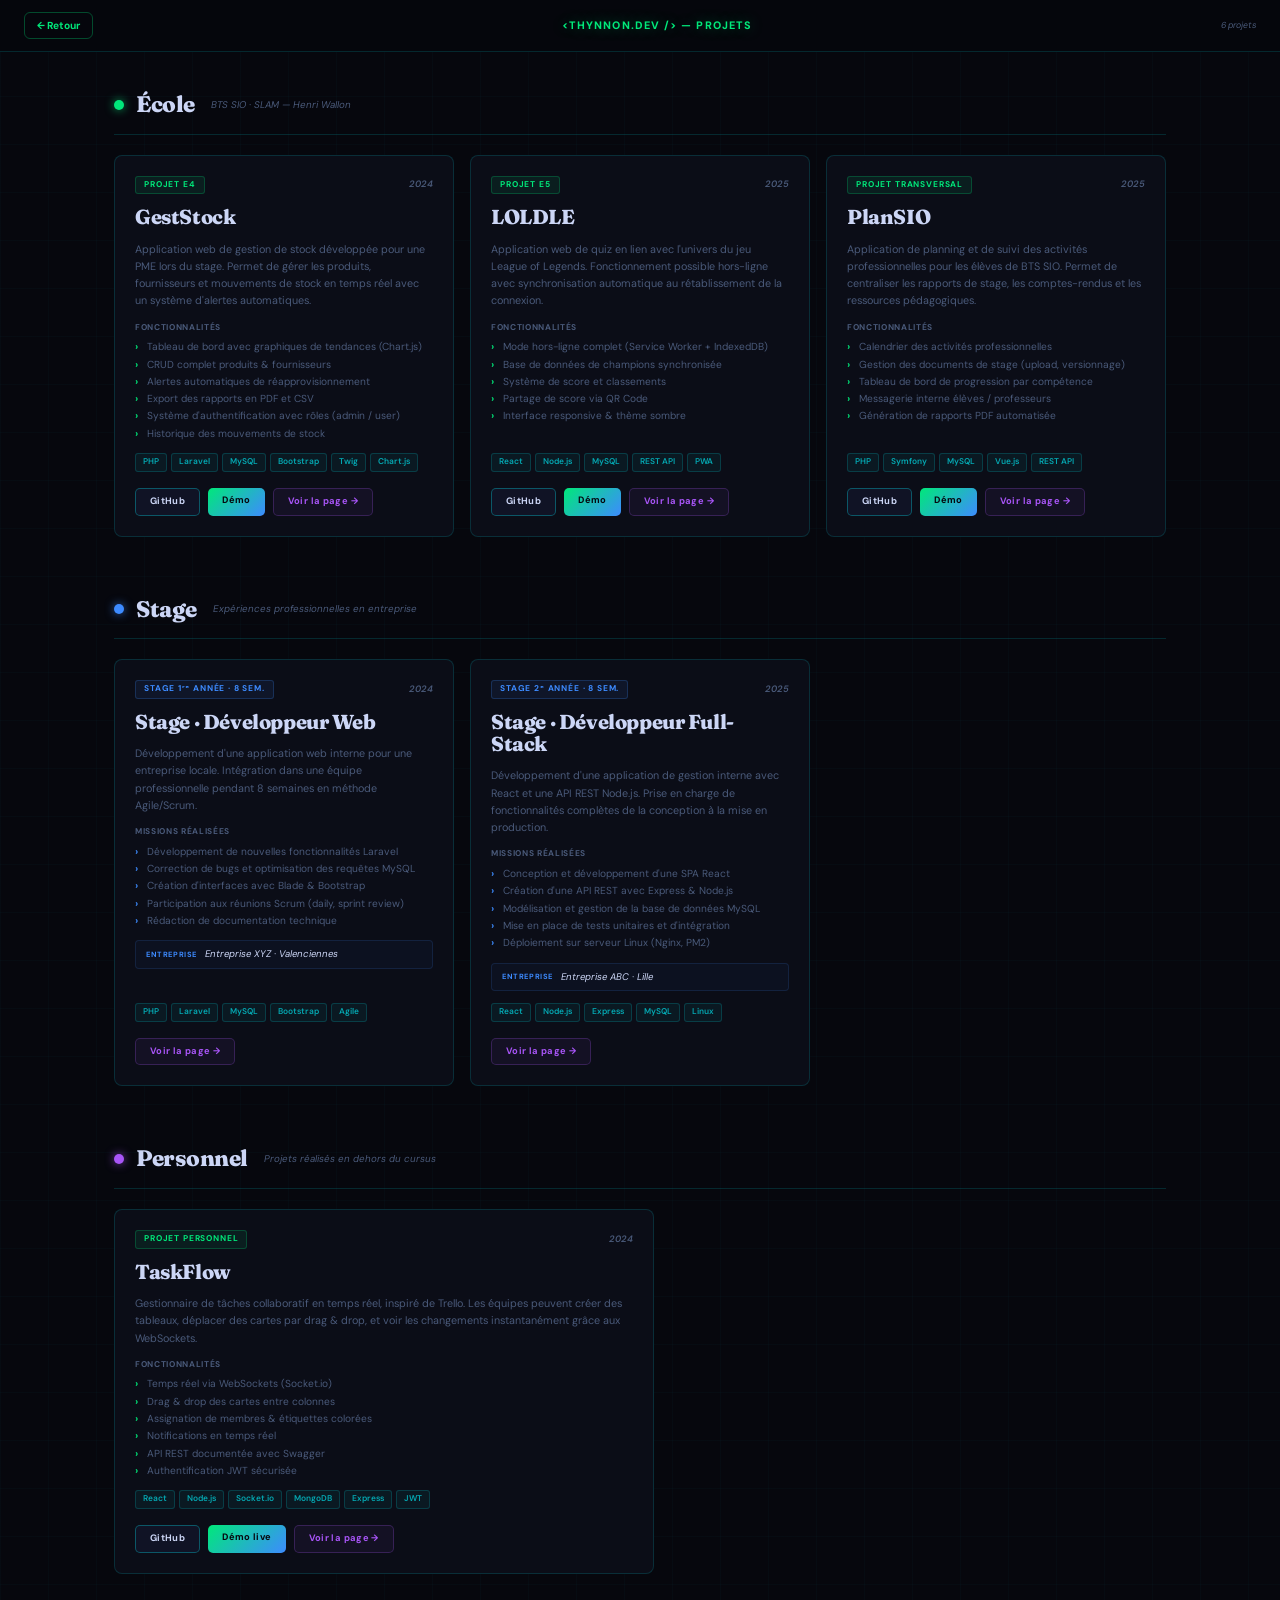
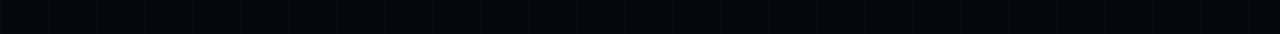
<file: projects.html>
<!DOCTYPE html>
<html lang="fr" data-theme="dark">
<head>
  <meta charset="UTF-8">
  <meta name="viewport" content="width=device-width, initial-scale=1.0">
  <title>Projets – Henni Wassil</title>
  <link rel="preconnect" href="https://fonts.googleapis.com">
  <link rel="preconnect" href="https://fonts.gstatic.com" crossorigin>
  <link href="https://fonts.googleapis.com/css2?family=Inter:wght@300;400;500;600;700;800;900&display=swap" rel="stylesheet">
  <link rel="stylesheet" href="css/projects.css">
</head>
<body>

  <nav class="pnav">
    <a href="index.html" class="pnav-back">← Retour</a>
    <span class="pnav-title">&lt;thynnon.dev /&gt; — Projets</span>
    <span class="pnav-count">6 projets</span>
  </nav>

  <main class="projects-page">

    <!-- ══ ÉCOLE ══════════════════════════════════════ -->
    <section class="proj-section" id="school">
      <div class="proj-section-hd">
        <span class="proj-section-dot dot--school"></span>
        <h2 class="proj-section-title">École</h2>
        <span class="proj-section-sub">BTS SIO · SLAM — Henri Wallon</span>
      </div>

      <div class="proj-grid">

        <!-- E4 -->
        <article class="proj-card" id="p1">
          <div class="proj-card-top">
            <span class="proj-card-type">Projet E4</span>
            <span class="proj-card-year">2024</span>
          </div>
          <h3 class="proj-card-title">GestStock</h3>
          <p class="proj-card-desc">Application web de gestion de stock développée pour une PME lors du stage. Permet de gérer les produits, fournisseurs et mouvements de stock en temps réel avec un système d'alertes automatiques.</p>
          <div class="proj-card-feats">
            <h4>Fonctionnalités</h4>
            <ul>
              <li>Tableau de bord avec graphiques de tendances (Chart.js)</li>
              <li>CRUD complet produits &amp; fournisseurs</li>
              <li>Alertes automatiques de réapprovisionnement</li>
              <li>Export des rapports en PDF et CSV</li>
              <li>Système d'authentification avec rôles (admin / user)</li>
              <li>Historique des mouvements de stock</li>
            </ul>
          </div>
          <div class="proj-card-tags">
            <span>PHP</span><span>Laravel</span><span>MySQL</span><span>Bootstrap</span><span>Twig</span><span>Chart.js</span>
          </div>
          <div class="proj-card-links">
            <a href="#" class="pcl-gh">GitHub</a>
            <a href="#" class="pcl-demo">Démo</a>
            <a href="project-geststock.html" class="pcl-detail">Voir la page →</a>
          </div>
        </article>

        <!-- E5 -->
        <article class="proj-card" id="p3">
          <div class="proj-card-top">
            <span class="proj-card-type">Projet E5</span>
            <span class="proj-card-year">2025</span>
          </div>
          <h3 class="proj-card-title">LOLDLE</h3>
          <p class="proj-card-desc">Application web de quiz en lien avec l'univers du jeu League of Legends. Fonctionnement possible hors-ligne avec synchronisation automatique au rétablissement de la connexion.</p>
          <div class="proj-card-feats">
            <h4>Fonctionnalités</h4>
            <ul>
              <li>Mode hors-ligne complet (Service Worker + IndexedDB)</li>
              <li>Base de données de champions synchronisée</li>
              <li>Système de score et classements</li>
              <li>Partage de score via QR Code</li>
              <li>Interface responsive &amp; thème sombre</li>
            </ul>
          </div>
          <div class="proj-card-tags">
            <span>React</span><span>Node.js</span><span>MySQL</span><span>REST API</span><span>PWA</span>
          </div>
          <div class="proj-card-links">
            <a href="#" class="pcl-gh">GitHub</a>
            <a href="#" class="pcl-demo">Démo</a>
            <a href="project-loldle.html" class="pcl-detail">Voir la page →</a>
          </div>
        </article>

        <!-- Projet 3 École -->
        <article class="proj-card" id="p5">
          <div class="proj-card-top">
            <span class="proj-card-type">Projet Transversal</span>
            <span class="proj-card-year">2025</span>
          </div>
          <h3 class="proj-card-title">PlanSIO</h3>
          <p class="proj-card-desc">Application de planning et de suivi des activités professionnelles pour les élèves de BTS SIO. Permet de centraliser les rapports de stage, les comptes-rendus et les ressources pédagogiques.</p>
          <div class="proj-card-feats">
            <h4>Fonctionnalités</h4>
            <ul>
              <li>Calendrier des activités professionnelles</li>
              <li>Gestion des documents de stage (upload, versionnage)</li>
              <li>Tableau de bord de progression par compétence</li>
              <li>Messagerie interne élèves / professeurs</li>
              <li>Génération de rapports PDF automatisée</li>
            </ul>
          </div>
          <div class="proj-card-tags">
            <span>PHP</span><span>Symfony</span><span>MySQL</span><span>Vue.js</span><span>REST API</span>
          </div>
          <div class="proj-card-links">
            <a href="#" class="pcl-gh">GitHub</a>
            <a href="#" class="pcl-demo">Démo</a>
            <a href="project-plansio.html" class="pcl-detail">Voir la page →</a>
          </div>
        </article>

      </div>
    </section>

    <!-- ══ STAGE ═══════════════════════════════════════ -->
    <section class="proj-section" id="stage">
      <div class="proj-section-hd">
        <span class="proj-section-dot dot--stage"></span>
        <h2 class="proj-section-title">Stage</h2>
        <span class="proj-section-sub">Expériences professionnelles en entreprise</span>
      </div>

      <div class="proj-grid">

        <!-- Stage 1 -->
        <article class="proj-card proj-card--stage" id="stage1">
          <div class="proj-card-top">
            <span class="proj-card-type">Stage 1ʳᵉ année · 8 sem.</span>
            <span class="proj-card-year">2024</span>
          </div>
          <h3 class="proj-card-title">Stage · Développeur Web</h3>
          <p class="proj-card-desc">Développement d'une application web interne pour une entreprise locale. Intégration dans une équipe professionnelle pendant 8 semaines en méthode Agile/Scrum.</p>
          <div class="proj-card-feats">
            <h4>Missions réalisées</h4>
            <ul>
              <li>Développement de nouvelles fonctionnalités Laravel</li>
              <li>Correction de bugs et optimisation des requêtes MySQL</li>
              <li>Création d'interfaces avec Blade &amp; Bootstrap</li>
              <li>Participation aux réunions Scrum (daily, sprint review)</li>
              <li>Rédaction de documentation technique</li>
            </ul>
          </div>
          <div class="proj-card-org">
            <span class="org-label">Entreprise</span>
            <span class="org-name">Entreprise XYZ · Valenciennes</span>
          </div>
          <div class="proj-card-tags">
            <span>PHP</span><span>Laravel</span><span>MySQL</span><span>Bootstrap</span><span>Agile</span>
          </div>
          <div class="proj-card-links">
            <a href="project-stage1.html" class="pcl-detail">Voir la page →</a>
          </div>
        </article>

        <!-- Stage 2 -->
        <article class="proj-card proj-card--stage" id="stage2">
          <div class="proj-card-top">
            <span class="proj-card-type">Stage 2ᵉ année · 8 sem.</span>
            <span class="proj-card-year">2025</span>
          </div>
          <h3 class="proj-card-title">Stage · Développeur Full-Stack</h3>
          <p class="proj-card-desc">Développement d'une application de gestion interne avec React et une API REST Node.js. Prise en charge de fonctionnalités complètes de la conception à la mise en production.</p>
          <div class="proj-card-feats">
            <h4>Missions réalisées</h4>
            <ul>
              <li>Conception et développement d'une SPA React</li>
              <li>Création d'une API REST avec Express &amp; Node.js</li>
              <li>Modélisation et gestion de la base de données MySQL</li>
              <li>Mise en place de tests unitaires et d'intégration</li>
              <li>Déploiement sur serveur Linux (Nginx, PM2)</li>
            </ul>
          </div>
          <div class="proj-card-org">
            <span class="org-label">Entreprise</span>
            <span class="org-name">Entreprise ABC · Lille</span>
          </div>
          <div class="proj-card-tags">
            <span>React</span><span>Node.js</span><span>Express</span><span>MySQL</span><span>Linux</span>
          </div>
          <div class="proj-card-links">
            <a href="project-stage2.html" class="pcl-detail">Voir la page →</a>
          </div>
        </article>

      </div>
    </section>

    <!-- ══ PERSONNEL ════════════════════════════════════ -->
    <section class="proj-section" id="personal">
      <div class="proj-section-hd">
        <span class="proj-section-dot dot--perso"></span>
        <h2 class="proj-section-title">Personnel</h2>
        <span class="proj-section-sub">Projets réalisés en dehors du cursus</span>
      </div>

      <div class="proj-grid proj-grid--single">

        <article class="proj-card" id="p2">
          <div class="proj-card-top">
            <span class="proj-card-type">Projet Personnel</span>
            <span class="proj-card-year">2024</span>
          </div>
          <h3 class="proj-card-title">TaskFlow</h3>
          <p class="proj-card-desc">Gestionnaire de tâches collaboratif en temps réel, inspiré de Trello. Les équipes peuvent créer des tableaux, déplacer des cartes par drag &amp; drop, et voir les changements instantanément grâce aux WebSockets.</p>
          <div class="proj-card-feats">
            <h4>Fonctionnalités</h4>
            <ul>
              <li>Temps réel via WebSockets (Socket.io)</li>
              <li>Drag &amp; drop des cartes entre colonnes</li>
              <li>Assignation de membres &amp; étiquettes colorées</li>
              <li>Notifications en temps réel</li>
              <li>API REST documentée avec Swagger</li>
              <li>Authentification JWT sécurisée</li>
            </ul>
          </div>
          <div class="proj-card-tags">
            <span>React</span><span>Node.js</span><span>Socket.io</span><span>MongoDB</span><span>Express</span><span>JWT</span>
          </div>
          <div class="proj-card-links">
            <a href="#" class="pcl-gh">GitHub</a>
            <a href="#" class="pcl-demo">Démo live</a>
            <a href="project-taskflow.html" class="pcl-detail">Voir la page →</a>
          </div>
        </article>

      </div>
    </section>

  </main>

  <script>
    // Sync theme/palette from localStorage
    const theme = localStorage.getItem('theme') || 'dark';
    const palette = localStorage.getItem('palette') || 'cyber';
    document.documentElement.dataset.theme = theme;
    document.documentElement.dataset.palette = palette;

    // Highlight anchor target
    const hash = window.location.hash;
    if (hash) {
      const el = document.querySelector(hash);
      if (el) {
        el.classList.add('proj-card--highlighted');
        setTimeout(() => el.classList.remove('proj-card--highlighted'), 2000);
      }
    }
  </script>
</body>
</html>
</file>
<file: css/project-detail.css>
@import url('https://fonts.googleapis.com/css2?family=DM+Sans:ital,opsz,wght@0,9..40,300;0,9..40,400;0,9..40,500;0,9..40,600;0,9..40,700;1,9..40,400&family=Fraunces:opsz,wght@9..144,600;9..144,800;9..144,900&display=swap');

*, *::before, *::after { box-sizing: border-box; margin: 0; padding: 0; }

/* ══════════════════════════════════════════
   PALETTE — propre, lisible sur projecteur
   Aucun néon, aucune couleur criarde
   ══════════════════════════════════════════ */
:root {
  --bg:      #0f1117;
  --s1:      #1a1d27;
  --s2:      #252839;
  --border:  rgba(255,255,255,0.11);
  --border2: rgba(255,255,255,0.24);
  --text:    #f1f5f9;
  --muted:   #94a3b8;

  /* Accents clairs et lisibles — aucun néon */
  --blue:    #60a5fa; --blue-rgb:   96,165,250;
  --indigo:  #818cf8; --indigo-rgb: 129,140,248;
  --violet:  #c084fc; --violet-rgb: 192,132,252;
  --amber:   #fbbf24; --amber-rgb:  251,191,36;

  /* Alias legacy pour rétrocompatibilité des classes */
  --green:        var(--blue);   --green-rgb:   96,165,250;
  --purple:       var(--violet); --purple-rgb:  192,132,252;
  --yellow:       var(--amber);  --yellow-rgb:  251,191,36;
}

html[data-theme="light"] {
  --bg:     #f8fafc;
  --s1:     #ffffff;
  --s2:     #f1f5f9;
  --border:  rgba(0,0,0,0.10);
  --border2: rgba(0,0,0,0.22);
  --text:   #0f172a;
  --muted:  #475569;
}

html {
  background: linear-gradient(180deg, #07080d 0%, #0a0c18 60%, #080a14 100%);
}
html[data-theme="light"] {
  background: linear-gradient(180deg, #e8e4da 0%, #e4e0d6 100%);
}
html, body {
  width: 100%;
  min-height: 100%;
  color: var(--text);
  font-family: 'DM Sans', system-ui, sans-serif;
  font-size: 17px;
  line-height: 1.65;
}

/* ══════════════════════════════════════════
   NAV
   ══════════════════════════════════════════ */
.det-nav {
  position: sticky;
  top: 0;
  z-index: 100;
  display: flex;
  align-items: center;
  gap: 16px;
  padding: 0 32px;
  height: 58px;
  background: rgba(15,17,23,0.96);
  backdrop-filter: blur(12px);
  border-bottom: 1px solid var(--border);
}
html[data-theme="light"] .det-nav {
  background: rgba(248,250,252,0.96);
}

.det-nav-back {
  font-size: 0.8rem;
  font-weight: 700;
  color: var(--blue);
  text-decoration: none;
  padding: 6px 14px;
  border: 1px solid rgba(var(--blue-rgb),0.35);
  border-radius: 6px;
  transition: background 0.15s;
  white-space: nowrap;
}
.det-nav-back:hover { background: rgba(var(--blue-rgb),0.12); }

.det-nav-title {
  font-size: 0.85rem;
  font-weight: 600;
  color: var(--text);
  opacity: 0.75;
  flex: 1;
  text-align: center;
  white-space: nowrap;
  overflow: hidden;
  text-overflow: ellipsis;
}

.det-nav-badge {
  font-size: 0.66rem;
  font-weight: 700;
  letter-spacing: 0.06em;
  text-transform: uppercase;
  padding: 4px 12px;
  border-radius: 20px;
  white-space: nowrap;
}
.det-nav-badge--school {
  color: var(--blue);
  background: rgba(var(--blue-rgb),0.12);
  border: 1px solid rgba(var(--blue-rgb),0.3);
}
.det-nav-badge--stage {
  color: var(--indigo);
  background: rgba(var(--indigo-rgb),0.12);
  border: 1px solid rgba(var(--indigo-rgb),0.3);
}
.det-nav-badge--perso {
  color: var(--violet);
  background: rgba(var(--violet-rgb),0.12);
  border: 1px solid rgba(var(--violet-rgb),0.3);
}

/* ══════════════════════════════════════════
   PAGE WRAPPER
   ══════════════════════════════════════════ */
.det-page {
  max-width: 1280px;
  margin: 0 auto;
  padding: 64px 52px 110px;
  display: flex;
  flex-direction: column;
  gap: 80px;
}

/* ══════════════════════════════════════════
   HERO
   ══════════════════════════════════════════ */
.det-hero {
  display: flex;
  flex-direction: column;
  gap: 20px;
  padding-bottom: 40px;
  border-bottom: 1px solid var(--border);
}

.det-hero-meta {
  display: flex;
  align-items: center;
  gap: 10px;
  flex-wrap: wrap;
}

.det-hero-type {
  font-size: 0.7rem;
  font-weight: 700;
  text-transform: uppercase;
  letter-spacing: 0.1em;
  padding: 4px 12px;
  border-radius: 4px;
}
.det-hero-type--school {
  color: var(--blue);
  background: rgba(var(--blue-rgb),0.10);
  border: 1px solid rgba(var(--blue-rgb),0.28);
}
.det-hero-type--stage {
  color: var(--indigo);
  background: rgba(var(--indigo-rgb),0.10);
  border: 1px solid rgba(var(--indigo-rgb),0.28);
}
.det-hero-type--perso {
  color: var(--violet);
  background: rgba(var(--violet-rgb),0.10);
  border: 1px solid rgba(var(--violet-rgb),0.28);
}

.det-hero-year {
  font-size: 0.8rem;
  color: var(--muted);
  font-style: italic;
}

.det-hero-status {
  font-size: 0.66rem;
  font-weight: 700;
  text-transform: uppercase;
  letter-spacing: 0.06em;
  padding: 4px 10px;
  border-radius: 4px;
  margin-left: auto;
}
.det-hero-status--done {
  color: #4ade80;
  background: rgba(74,222,128,0.10);
  border: 1px solid rgba(74,222,128,0.28);
}
.det-hero-status--wip {
  color: var(--amber);
  background: rgba(var(--amber-rgb),0.10);
  border: 1px solid rgba(var(--amber-rgb),0.28);
}

.det-hero-title {
  font-family: 'Fraunces', serif;
  font-size: clamp(2.6rem, 5vw, 4.6rem);
  font-weight: 900;
  color: var(--text);
  letter-spacing: -0.03em;
  line-height: 1.05;
}

.det-hero-subtitle {
  font-size: 1.15rem;
  color: var(--muted);
  line-height: 1.75;
  max-width: 860px;
}

.det-hero-tags {
  display: flex;
  flex-wrap: wrap;
  gap: 7px;
  margin-top: 4px;
}
.det-hero-tags span {
  font-size: 0.78rem;
  font-weight: 600;
  background: rgba(var(--blue-rgb),0.08);
  border: 1px solid rgba(var(--blue-rgb),0.25);
  border-radius: 5px;
  padding: 4px 12px;
  color: var(--blue);
}
html[data-theme="light"] .det-hero-tags span {
  background: rgba(var(--blue-rgb),0.06);
  border-color: rgba(var(--blue-rgb),0.2);
}

.det-hero-links {
  display: flex;
  gap: 12px;
  flex-wrap: wrap;
  margin-top: 10px;
}
.det-btn {
  display: inline-flex;
  align-items: center;
  gap: 7px;
  text-decoration: none;
  font-size: 0.82rem;
  font-weight: 700;
  padding: 11px 22px;
  border-radius: 8px;
  transition: background 0.15s, opacity 0.15s;
  letter-spacing: 0.02em;
}
.det-btn--gh {
  color: var(--text);
  background: var(--s2);
  border: 1px solid var(--border2);
}
.det-btn--gh:hover { background: var(--s1); }
.det-btn--demo {
  color: #fff;
  background: var(--blue);
  border: none;
}
.det-btn--demo:hover { opacity: 0.88; }
html[data-theme="light"] .det-btn--gh {
  background: var(--s2);
  border-color: var(--border2);
  color: var(--text);
}

/* ══════════════════════════════════════════
   SCREENSHOTS
   ══════════════════════════════════════════ */
.det-screenshots {
  display: flex;
  flex-direction: column;
  gap: 16px;
}

.det-screenshots-title {
  font-size: 0.75rem;
  font-weight: 700;
  text-transform: uppercase;
  letter-spacing: 0.1em;
  color: var(--muted);
}

.screenshots-grid {
  display: grid;
  grid-template-columns: repeat(auto-fill, minmax(400px, 1fr));
  gap: 18px;
}
.screenshots-grid--wide { grid-template-columns: 1fr; }
.screenshots-grid--2    { grid-template-columns: repeat(2, 1fr); }

@media (max-width: 700px) {
  .screenshots-grid,
  .screenshots-grid--2 { grid-template-columns: 1fr; }
}

figure.screenshot {
  display: flex;
  flex-direction: column;
  gap: 10px;
}
figure.screenshot img {
  width: 100%;
  border-radius: 10px;
  border: 2px solid var(--border);
  display: block;
  object-fit: cover;
}
figure.screenshot img.zoomable {
  cursor: zoom-in;
  transition: border-color 0.18s, transform 0.18s;
}
figure.screenshot img.zoomable:hover {
  border-color: var(--blue);
  transform: scale(1.012);
}
figure.screenshot figcaption {
  font-size: 0.78rem;
  color: var(--muted);
  font-style: italic;
  text-align: center;
}

/* ══════════════════════════════════════════
   SECTIONS
   ══════════════════════════════════════════ */
.det-section {
  display: flex;
  flex-direction: column;
  gap: 28px;
}

.det-section-label {
  display: flex;
  align-items: center;
  gap: 12px;
  font-size: 0.7rem;
  font-weight: 700;
  text-transform: uppercase;
  letter-spacing: 0.12em;
  color: var(--blue);
}
.det-section-label::after {
  content: '';
  flex: 1;
  height: 1px;
  background: var(--border);
}

.det-section-title {
  font-family: 'Fraunces', serif;
  font-size: 2.2rem;
  font-weight: 800;
  color: var(--text);
  letter-spacing: -0.02em;
  line-height: 1.15;
  margin-top: -8px;
}

.det-section-body {
  display: flex;
  flex-direction: column;
  gap: 16px;
}
.det-section-body p {
  font-size: 1.05rem;
  color: var(--muted);
  line-height: 1.8;
}
.det-section-body p strong {
  color: var(--text);
  font-weight: 600;
}

/* ══════════════════════════════════════════
   FEATURES LIST
   ══════════════════════════════════════════ */
.det-features {
  display: grid;
  grid-template-columns: repeat(auto-fill, minmax(340px, 1fr));
  gap: 14px;
}
.det-feature {
  display: flex;
  align-items: flex-start;
  gap: 16px;
  padding: 20px 22px;
  background: var(--s1);
  border: 1px solid var(--border);
  border-radius: 10px;
  transition: border-color 0.15s;
}
.det-feature:hover { border-color: var(--border2); }

.det-feature-dot {
  width: 8px;
  height: 8px;
  border-radius: 50%;
  background: var(--blue);
  flex-shrink: 0;
  margin-top: 6px;
}
.det-feature--blue   .det-feature-dot { background: var(--indigo); }
.det-feature--purple .det-feature-dot { background: var(--violet); }

.det-feature-name {
  font-size: 0.95rem;
  font-weight: 700;
  color: var(--text);
  line-height: 1.3;
}
.det-feature-desc {
  font-size: 0.82rem;
  color: var(--muted);
  margin-top: 5px;
  line-height: 1.6;
}

/* ══════════════════════════════════════════
   STACK GRID
   ══════════════════════════════════════════ */
.det-stack {
  display: flex;
  flex-wrap: wrap;
  gap: 10px;
}
.det-stack-item {
  display: flex;
  flex-direction: column;
  align-items: center;
  gap: 6px;
  padding: 16px 26px;
  background: var(--s1);
  border: 1px solid var(--border);
  border-radius: 10px;
  min-width: 110px;
  transition: border-color 0.15s, transform 0.15s;
}
.det-stack-item:hover { border-color: var(--border2); transform: translateY(-2px); }
.det-stack-item-name {
  font-size: 0.9rem;
  font-weight: 700;
  color: var(--text);
}
.det-stack-item-role {
  font-size: 0.68rem;
  color: var(--muted);
  text-align: center;
}

/* ══════════════════════════════════════════
   CHALLENGES / LEARNING CARDS
   ══════════════════════════════════════════ */
.det-challenges {
  display: flex;
  flex-direction: column;
  gap: 12px;
}
.det-challenge {
  padding: 24px 26px;
  background: var(--s1);
  border: 1px solid var(--border);
  border-left: 4px solid var(--blue);
  border-radius: 0 10px 10px 0;
}
.det-challenge--blue   { border-left-color: var(--indigo); }
.det-challenge--purple { border-left-color: var(--violet); }
.det-challenge--yellow { border-left-color: var(--amber); }

.det-challenge-title {
  font-size: 1rem;
  font-weight: 700;
  color: var(--text);
  margin-bottom: 8px;
}
.det-challenge-desc {
  font-size: 0.88rem;
  color: var(--muted);
  line-height: 1.7;
}

/* ══════════════════════════════════════════
   ORG BOX (stage)
   ══════════════════════════════════════════ */
.det-org-box {
  display: flex;
  align-items: center;
  gap: 20px;
  padding: 20px 24px;
  background: var(--s1);
  border: 1px solid var(--border);
  border-radius: 10px;
  flex-wrap: wrap;
}
.det-org-item { display: flex; flex-direction: column; gap: 3px; }
.det-org-label {
  font-size: 0.6rem;
  font-weight: 700;
  text-transform: uppercase;
  letter-spacing: 0.1em;
  color: var(--indigo);
}
.det-org-value {
  font-size: 0.9rem;
  font-weight: 600;
  color: var(--text);
}

/* ══════════════════════════════════════════
   TIMELINE (stages)
   ══════════════════════════════════════════ */
.det-missions {
  display: flex;
  flex-direction: column;
  position: relative;
  padding-left: 20px;
}
.det-missions::before {
  content: '';
  position: absolute;
  left: 5px; top: 6px; bottom: 6px;
  width: 1px;
  background: var(--border2);
}
.det-mission {
  position: relative;
  padding: 12px 0 12px 16px;
}
.det-mission::before {
  content: '';
  position: absolute;
  left: -15px; top: 18px;
  width: 8px; height: 8px;
  border-radius: 50%;
  background: var(--indigo);
  border: 2px solid var(--bg);
}
.det-mission-title {
  font-size: 0.88rem;
  font-weight: 700;
  color: var(--text);
  margin-bottom: 4px;
}
.det-mission-desc {
  font-size: 0.78rem;
  color: var(--muted);
  line-height: 1.55;
}

/* ══════════════════════════════════════════
   HIGHLIGHT BOX
   ══════════════════════════════════════════ */
.det-highlight {
  padding: 18px 22px;
  background: rgba(var(--blue-rgb),0.06);
  border: 1px solid rgba(var(--blue-rgb),0.22);
  border-radius: 8px;
  font-size: 0.95rem;
  color: var(--text);
  line-height: 1.7;
  font-style: italic;
}
.det-highlight--blue   { background: rgba(var(--indigo-rgb),0.06); border-color: rgba(var(--indigo-rgb),0.22); }
.det-highlight--purple { background: rgba(var(--violet-rgb),0.06); border-color: rgba(var(--violet-rgb),0.22); }

/* ══════════════════════════════════════════
   RESPONSIVE
   ══════════════════════════════════════════ */
@media (max-width: 700px) {
  .det-page     { padding: 36px 20px 70px; gap: 56px; }
  .det-nav      { padding: 0 18px; }
  .det-features { grid-template-columns: 1fr; }
  .det-hero-title { font-size: 2.2rem; }
}

/* ══════════════════════════════════════════
   LIGHTBOX
   ══════════════════════════════════════════ */
.lightbox {
  position: fixed;
  inset: 0;
  background: rgba(0,0,0,0.95);
  backdrop-filter: blur(8px);
  z-index: 2000;
  display: flex;
  align-items: center;
  justify-content: center;
  padding: 20px;
  opacity: 0;
  pointer-events: none;
  transition: opacity 0.22s;
  cursor: zoom-out;
}
.lightbox.active {
  opacity: 1;
  pointer-events: auto;
}
/* L'image remplit l'espace disponible — zoom réel garanti */
.lightbox-img {
  width: 92vw;
  height: 88vh;
  object-fit: contain;
  border-radius: 8px;
  display: block;
  cursor: default;
}
.lightbox-close {
  position: fixed;
  top: 20px;
  right: 24px;
  background: rgba(255,255,255,0.15);
  border: 1px solid rgba(255,255,255,0.25);
  color: #fff;
  font-size: 1.1rem;
  width: 42px;
  height: 42px;
  border-radius: 50%;
  cursor: pointer;
  display: flex;
  align-items: center;
  justify-content: center;
  transition: background 0.15s;
  z-index: 2001;
}

/* ══════════════════════════════════════════
   BDD — diagramme style phpMyAdmin
   ══════════════════════════════════════════ */
.det-db-diagram-wrap {
  border: 1px solid var(--border);
  border-radius: 10px;
  background: var(--s2);
  overflow-x: auto;
  -webkit-overflow-scrolling: touch;
}

.det-db-diagram {
  position: relative;
}

.det-db-diagram-svg {
  position: absolute;
  inset: 0;
  pointer-events: none;
  overflow: visible;
}

/* Table card */
.det-db-tbl {
  position: absolute;
  width: 220px;
  background: var(--s1);
  border: 1px solid var(--border2);
  border-radius: 6px;
  overflow: hidden;
  box-shadow: 0 2px 10px rgba(0,0,0,0.25);
}

.det-db-tbl-head {
  padding: 8px 10px;
  font-family: 'Courier New', monospace;
  font-size: 0.84rem;
  font-weight: 700;
  background: rgba(var(--blue-rgb), 0.15);
  color: var(--blue);
  border-bottom: 2px solid var(--blue);
  white-space: nowrap;
  overflow: hidden;
  text-overflow: ellipsis;
}
.det-db-tbl-head--view    { background: rgba(var(--amber-rgb),  0.12); color: var(--amber);  border-bottom-color: var(--amber); }
.det-db-tbl-head--trigger { background: rgba(var(--violet-rgb), 0.12); color: var(--violet); border-bottom-color: var(--violet); }
.det-db-tbl-head--proc    { background: rgba(var(--indigo-rgb), 0.12); color: var(--indigo); border-bottom-color: var(--indigo); }

/* Column rows */
.det-db-tbl-col {
  display: flex;
  align-items: center;
  padding: 5px 8px;
  gap: 6px;
  border-bottom: 1px solid var(--border);
  min-height: 28px;
}
.det-db-tbl-col:last-child { border-bottom: none; }

.dbc-key {
  width: 22px;
  font-size: 0.63rem;
  font-weight: 800;
  text-align: center;
  flex-shrink: 0;
  color: var(--amber);
  letter-spacing: 0;
}
.dbc-key--fk { color: var(--indigo); }

.dbc-name {
  flex: 1;
  font-family: 'Courier New', monospace;
  font-size: 0.76rem;
  color: var(--text);
  overflow: hidden;
  text-overflow: ellipsis;
  white-space: nowrap;
}

.dbc-type {
  font-family: 'Courier New', monospace;
  font-size: 0.65rem;
  color: var(--muted);
  white-space: nowrap;
  flex-shrink: 0;
}

/* Note below diagram */
.det-db-legend {
  display: flex;
  gap: 20px;
  flex-wrap: wrap;
  margin-top: 12px;
  font-size: 0.72rem;
  color: var(--muted);
}
.det-db-legend span { display: flex; align-items: center; gap: 5px; }
.det-db-legend-dot {
  width: 8px; height: 8px; border-radius: 50%; flex-shrink: 0;
}
.lightbox-close:hover { background: rgba(255,255,255,0.28); }
</file>
<file: css/projects.css>
@import url('https://fonts.googleapis.com/css2?family=DM+Sans:ital,opsz,wght@0,9..40,300;0,9..40,400;0,9..40,500;0,9..40,600;0,9..40,700;1,9..40,400&family=Fraunces:opsz,wght@9..144,600;9..144,800;9..144,900&display=swap');

*, *::before, *::after { box-sizing: border-box; margin: 0; padding: 0; }

:root {
  --bg:      #06070d;
  --s1:      #0b0d17;
  --s2:      #101325;
  --border:  rgba(0,245,255,0.14);
  --border2: rgba(0,245,255,0.30);
  --text:    #ccd6f6;
  --muted:   #4a5a7a;
  --green:   #00e87a; --green-rgb:  0,232,122;
  --blue:    #3d8bff; --blue-rgb:   61,139,255;
  --purple:  #a855f7; --purple-rgb: 168,85,247;
  --yellow:  #ff9500;
}

/* Palettes */
html[data-palette="neon"]   { --green:#ff2d78; --green-rgb:255,45,120;  --blue:#b44dff; --blue-rgb:180,77,255; }
html[data-palette="ocean"]  { --green:#00d4ff; --green-rgb:0,212,255;   --blue:#0066ff; --blue-rgb:0,102,255; }
html[data-palette="sunset"] { --green:#ff7b00; --green-rgb:255,123,0;   --blue:#ff3d6b; --blue-rgb:255,61,107; }
html[data-palette="forest"] { --green:#39d353; --green-rgb:57,211,83;   --blue:#26a641; --blue-rgb:38,166,65; }
html[data-palette="rose"]   { --green:#f472b6; --green-rgb:244,114,182; --blue:#e879f9; --blue-rgb:232,121,249; }
html[data-palette="elden"]  { --green:#c7a84a; --green-rgb:199,168,74;  --blue:#9ea34a; --blue-rgb:158,163,74; --bg:#0b0d07; --s1:#111409; --s2:#171b0f; --border:rgba(199,168,74,0.15); --border2:rgba(199,168,74,0.32); --text:#d2ccb0; --muted:#7c7a60; }

html[data-theme="light"] {
  --bg:    #e4e0d6;
  --s1:    rgba(255,253,248,0.85);
  --s2:    rgba(248,245,238,0.75);
  --border: rgba(120,100,70,0.14);
  --border2: rgba(120,100,70,0.28);
  --text:  #1e1a14;
  --muted: #6e6858;
}

html, body {
  width: 100%;
  min-height: 100%;
  background: var(--bg);
  color: var(--text);
  font-family: 'DM Sans', system-ui, sans-serif;
  font-size: 15px;
  line-height: 1.5;
}

body {
  background-image:
    linear-gradient(rgba(0,245,255,0.018) 1px, transparent 1px),
    linear-gradient(90deg, rgba(0,245,255,0.018) 1px, transparent 1px);
  background-size: 48px 48px;
}
html[data-theme="light"] body {
  background: linear-gradient(135deg, #e8e4dc, #ede9e0, #e4e8e2);
  background-image: none;
}

/* ── NAVBAR ── */
.pnav {
  position: sticky;
  top: 0;
  z-index: 100;
  display: flex;
  align-items: center;
  gap: 16px;
  padding: 0 24px;
  height: 52px;
  background: rgba(6,7,13,0.96);
  backdrop-filter: blur(10px);
  border-bottom: 1px solid var(--border);
}
html[data-theme="light"] .pnav {
  background: rgba(240,244,255,0.92);
}
.pnav-back {
  font-size: 0.68rem;
  font-weight: 700;
  color: var(--green);
  text-decoration: none;
  padding: 5px 12px;
  border: 1px solid rgba(var(--green-rgb),0.3);
  border-radius: 6px;
  transition: background 0.15s;
  white-space: nowrap;
}
.pnav-back:hover { background: rgba(var(--green-rgb),0.1); }
.pnav-title {
  font-size: 0.72rem;
  font-weight: 800;
  color: var(--green);
  letter-spacing: 0.1em;
  text-transform: uppercase;
  text-shadow: 0 0 14px rgba(var(--green-rgb),0.4);
  flex: 1;
  text-align: center;
}
.pnav-count {
  font-size: 0.58rem;
  color: var(--muted);
  font-style: italic;
  white-space: nowrap;
}

/* ── PAGE ── */
.projects-page {
  max-width: 1100px;
  margin: 0 auto;
  padding: 36px 24px 60px;
  display: flex;
  flex-direction: column;
  gap: 56px;
}

/* ── SECTION HEADER ── */
.proj-section-hd {
  display: flex;
  align-items: center;
  gap: 12px;
  margin-bottom: 20px;
  padding-bottom: 12px;
  border-bottom: 1px solid var(--border);
}
.proj-section-dot {
  width: 10px; height: 10px;
  border-radius: 50%;
  flex-shrink: 0;
}
.dot--school { background: var(--green);  box-shadow: 0 0 10px rgba(var(--green-rgb),0.7); }
.dot--stage  { background: var(--blue);   box-shadow: 0 0 10px rgba(var(--blue-rgb),0.7); }
.dot--perso  { background: var(--purple); box-shadow: 0 0 10px rgba(var(--purple-rgb),0.7); }

.proj-section-title {
  font-family: 'Fraunces', serif;
  font-size: 1.5rem;
  font-weight: 800;
  color: var(--text);
  letter-spacing: -0.02em;
}
.proj-section-sub {
  font-size: 0.65rem;
  color: var(--muted);
  font-style: italic;
  margin-left: 4px;
}

/* ── GRID ── */
.proj-grid {
  display: grid;
  grid-template-columns: repeat(auto-fill, minmax(300px, 1fr));
  gap: 16px;
}
.proj-grid--single {
  grid-template-columns: minmax(300px, 540px);
}

/* ── CARD ── */
.proj-card {
  background: var(--s1);
  border: 1px solid var(--border);
  border-radius: 8px;
  padding: 20px;
  display: flex;
  flex-direction: column;
  gap: 12px;
  transition: border-color 0.2s, box-shadow 0.2s, transform 0.2s;
  position: relative;
  overflow: hidden;
}
.proj-card::before {
  content: '';
  position: absolute;
  top: 0; left: 0; right: 0;
  height: 2px;
  background: linear-gradient(90deg, var(--green), var(--blue));
  opacity: 0;
  transition: opacity 0.2s;
}
.proj-card:hover {
  border-color: var(--border2);
  box-shadow: 0 8px 40px rgba(0,0,0,0.45), 0 0 0 1px var(--border);
  transform: translateY(-2px);
}
.proj-card:hover::before { opacity: 1; }
.proj-card--stage::before {
  background: linear-gradient(90deg, var(--blue), var(--purple));
}
html[data-theme="light"] .proj-card {
  background: rgba(255,252,245,0.85);
  border-color: rgba(180,150,100,0.18);
  box-shadow: 0 2px 12px rgba(80,60,30,0.08);
}

.proj-card--highlighted {
  border-color: var(--green) !important;
  box-shadow: 0 0 0 2px rgba(var(--green-rgb),0.35), 0 8px 40px rgba(var(--green-rgb),0.15) !important;
  animation: card-glow 2s ease-out forwards;
}
@keyframes card-glow {
  0%   { box-shadow: 0 0 0 2px rgba(var(--green-rgb),0.6), 0 0 40px rgba(var(--green-rgb),0.3); }
  100% { box-shadow: 0 0 0 1px rgba(var(--green-rgb),0.1), 0 8px 40px rgba(0,0,0,0.3); }
}

.proj-card-top {
  display: flex;
  align-items: center;
  justify-content: space-between;
  gap: 8px;
}
.proj-card-type {
  font-size: 0.56rem;
  font-weight: 700;
  text-transform: uppercase;
  letter-spacing: 0.1em;
  color: var(--green);
  background: rgba(var(--green-rgb),0.08);
  border: 1px solid rgba(var(--green-rgb),0.22);
  border-radius: 3px;
  padding: 2px 8px;
}
.proj-card--stage .proj-card-type {
  color: var(--blue);
  background: rgba(var(--blue-rgb),0.08);
  border-color: rgba(var(--blue-rgb),0.22);
}
.proj-card-year {
  font-size: 0.62rem;
  font-weight: 600;
  color: var(--muted);
  font-style: italic;
}

.proj-card-title {
  font-family: 'Fraunces', serif;
  font-size: 1.35rem;
  font-weight: 800;
  color: var(--text);
  letter-spacing: -0.02em;
  line-height: 1.1;
}

.proj-card-desc {
  font-size: 0.72rem;
  color: var(--muted);
  line-height: 1.6;
}

.proj-card-feats h4 {
  font-size: 0.56rem;
  font-weight: 700;
  text-transform: uppercase;
  letter-spacing: 0.08em;
  color: var(--muted);
  margin-bottom: 6px;
}
.proj-card-feats ul {
  list-style: none;
  display: flex;
  flex-direction: column;
  gap: 3px;
}
.proj-card-feats li {
  font-size: 0.68rem;
  color: var(--muted);
  padding-left: 12px;
  position: relative;
  line-height: 1.4;
}
.proj-card-feats li::before {
  content: '›';
  position: absolute;
  left: 0;
  color: var(--green);
  font-weight: 700;
}
.proj-card--stage .proj-card-feats li::before { color: var(--blue); }

.proj-card-org {
  display: flex;
  align-items: center;
  gap: 8px;
  padding: 6px 10px;
  background: rgba(var(--blue-rgb),0.04);
  border: 1px solid rgba(var(--blue-rgb),0.14);
  border-radius: 4px;
}
.org-label {
  font-size: 0.5rem;
  font-weight: 700;
  text-transform: uppercase;
  letter-spacing: 0.08em;
  color: var(--blue);
}
.org-name {
  font-size: 0.64rem;
  color: var(--text);
  font-style: italic;
}

.proj-card-tags {
  display: flex;
  flex-wrap: wrap;
  gap: 4px;
  margin-top: auto;
}
.proj-card-tags span {
  font-size: 0.56rem;
  font-weight: 600;
  background: rgba(0,245,255,0.05);
  border: 1px solid rgba(0,245,255,0.16);
  border-radius: 3px;
  padding: 2px 7px;
  color: rgba(0,245,255,0.65);
}
html[data-theme="light"] .proj-card-tags span {
  background: rgba(0,0,0,0.05);
  border-color: rgba(0,0,0,0.12);
  color: #3a3a6a;
}

.proj-card-links {
  display: flex;
  gap: 8px;
  margin-top: 4px;
}
.pcl-gh, .pcl-demo {
  display: inline-block;
  text-decoration: none;
  font-size: 0.62rem;
  font-weight: 700;
  padding: 6px 14px;
  border-radius: 5px;
  transition: background 0.15s, box-shadow 0.15s;
  letter-spacing: 0.04em;
}
.pcl-gh {
  color: var(--text);
  background: var(--s2);
  border: 1px solid var(--border2);
}
.pcl-gh:hover {
  background: var(--border);
  box-shadow: 0 0 12px rgba(var(--green-rgb),0.12);
}
.pcl-demo {
  color: #06070d;
  background: linear-gradient(135deg, var(--green), var(--blue));
  border: none;
}
.pcl-demo:hover {
  opacity: 0.88;
  box-shadow: 0 0 18px rgba(var(--green-rgb),0.35);
}
html[data-theme="light"] .pcl-gh {
  background: rgba(90,90,200,0.08);
  border-color: rgba(90,90,200,0.2);
  color: #1e1a14;
}
.pcl-detail {
  display: inline-block;
  text-decoration: none;
  font-size: 0.62rem;
  font-weight: 700;
  padding: 6px 14px;
  border-radius: 5px;
  color: var(--purple);
  background: rgba(var(--purple-rgb),0.06);
  border: 1px solid rgba(var(--purple-rgb),0.24);
  transition: background 0.15s, box-shadow 0.15s;
  letter-spacing: 0.04em;
}
.pcl-detail:hover {
  background: rgba(var(--purple-rgb),0.14);
  box-shadow: 0 0 12px rgba(var(--purple-rgb),0.2);
}
</file>
